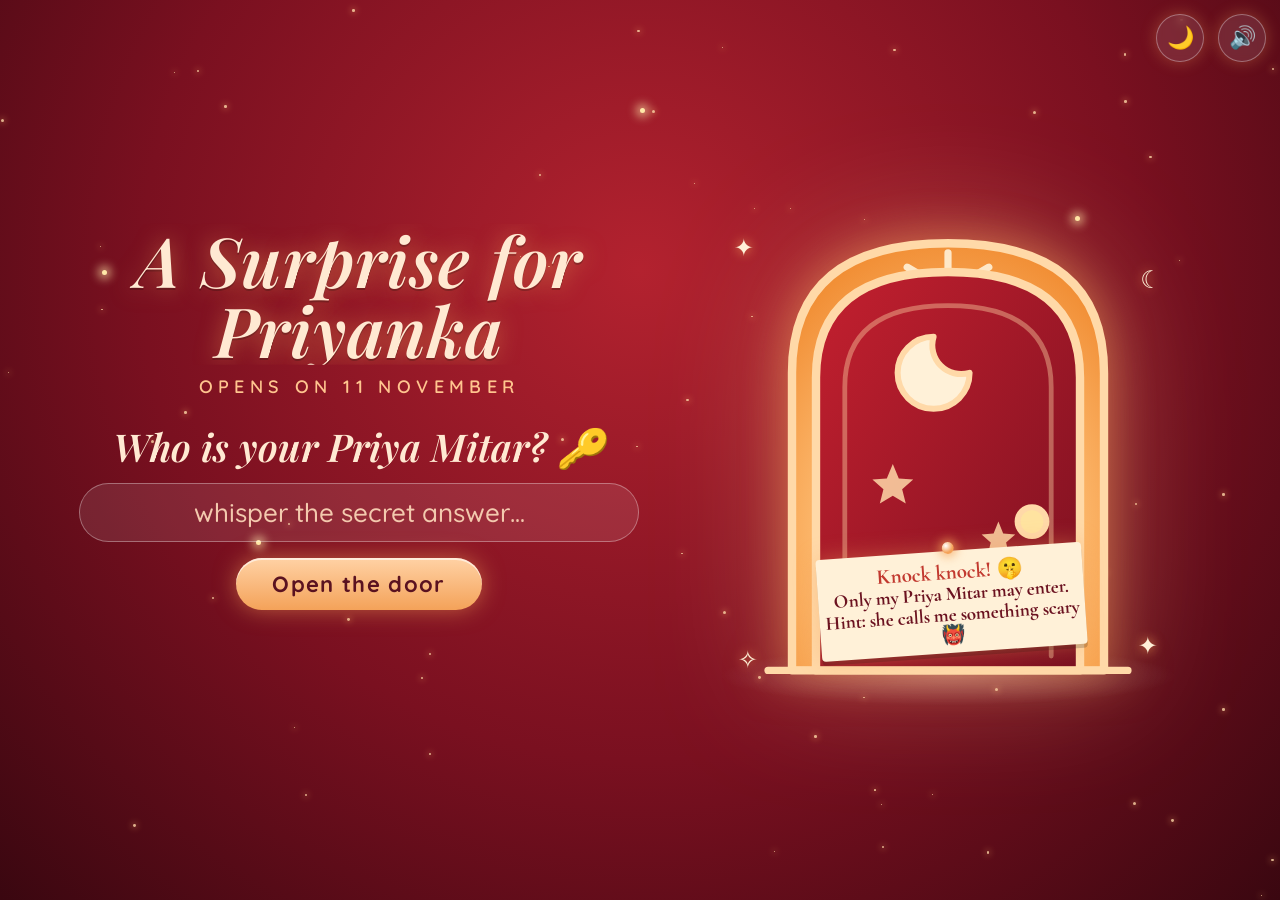
<file: index.html>
<!doctype html>
<html lang="en">
<head>
  <meta charset="utf-8">
  <meta name="viewport" content="width=device-width, initial-scale=1, viewport-fit=cover">
  <title>Happy Birthday Priyanka 💖</title>
  <meta name="theme-color" content="#ffd6e7">
  <link rel="preconnect" href="https://fonts.googleapis.com">
  <link href="https://fonts.googleapis.com/css2?family=Caveat:wght@500;700&family=Gaegu:wght@400;700&family=Cormorant+Garamond:ital,wght@0,600;1,500;1,700&family=Quicksand:wght@500;700&family=Playfair+Display:ital,wght@0,500;0,700;1,500;1,700&family=Bodoni+Moda:ital,wght@0,500;0,700;1,500&family=Allura&display=swap" rel="stylesheet">
  <link rel="stylesheet" href="css/base.css">
  <link rel="stylesheet" href="css/scenes.css">
  <link rel="stylesheet" href="css/night.css">
  <link rel="stylesheet" href="css/cinema.css">
  <link rel="stylesheet" href="css/story.css">
  <link rel="stylesheet" href="css/desktop.css">
</head>
<body>
  <div id="gate" role="alert">
    <div class="gate-card">
      <div class="gate-icon" aria-hidden="true">💻</div>
      <h1 id="gateTitle">Please open this on a laptop</h1>
      <p id="gateText">This little surprise is made for a big screen. Open the same link on a laptop or desktop computer, with the sound on.</p>
      <p>Phone pe nahi, laptop pe, chudail! 😤</p>
      <small>a surprise for priyanka</small>
    </div>
  </div>
  <canvas id="fx" aria-hidden="true"></canvas>
  <main id="stage"></main>
  <button id="look" class="icon-btn look-btn" aria-label="Switch theme" title="Switch theme">🌙</button>
  <button id="mute" class="icon-btn" aria-label="Toggle sound">🔊</button>
  <script src="vendor/gsap.min.js"></script>
  <script type="module" src="js/main.js"></script>
</body>
</html>
</file>
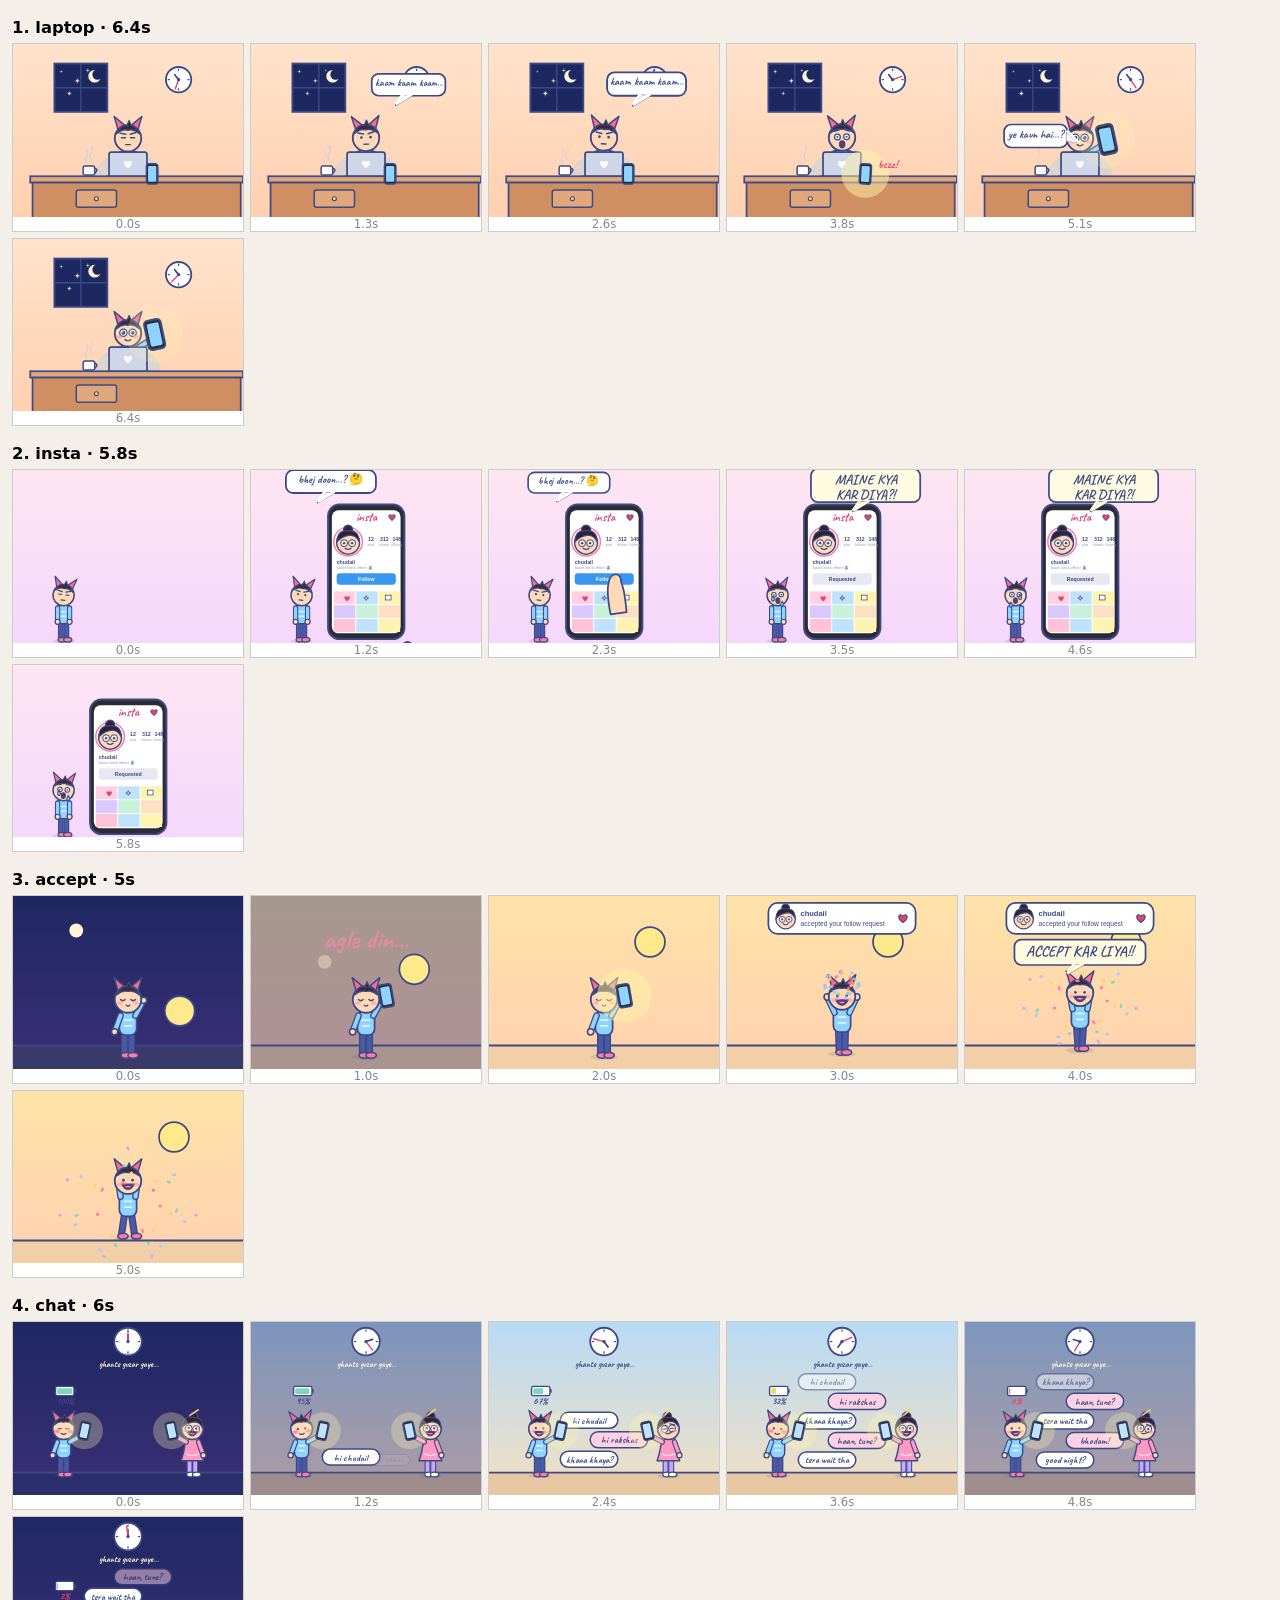
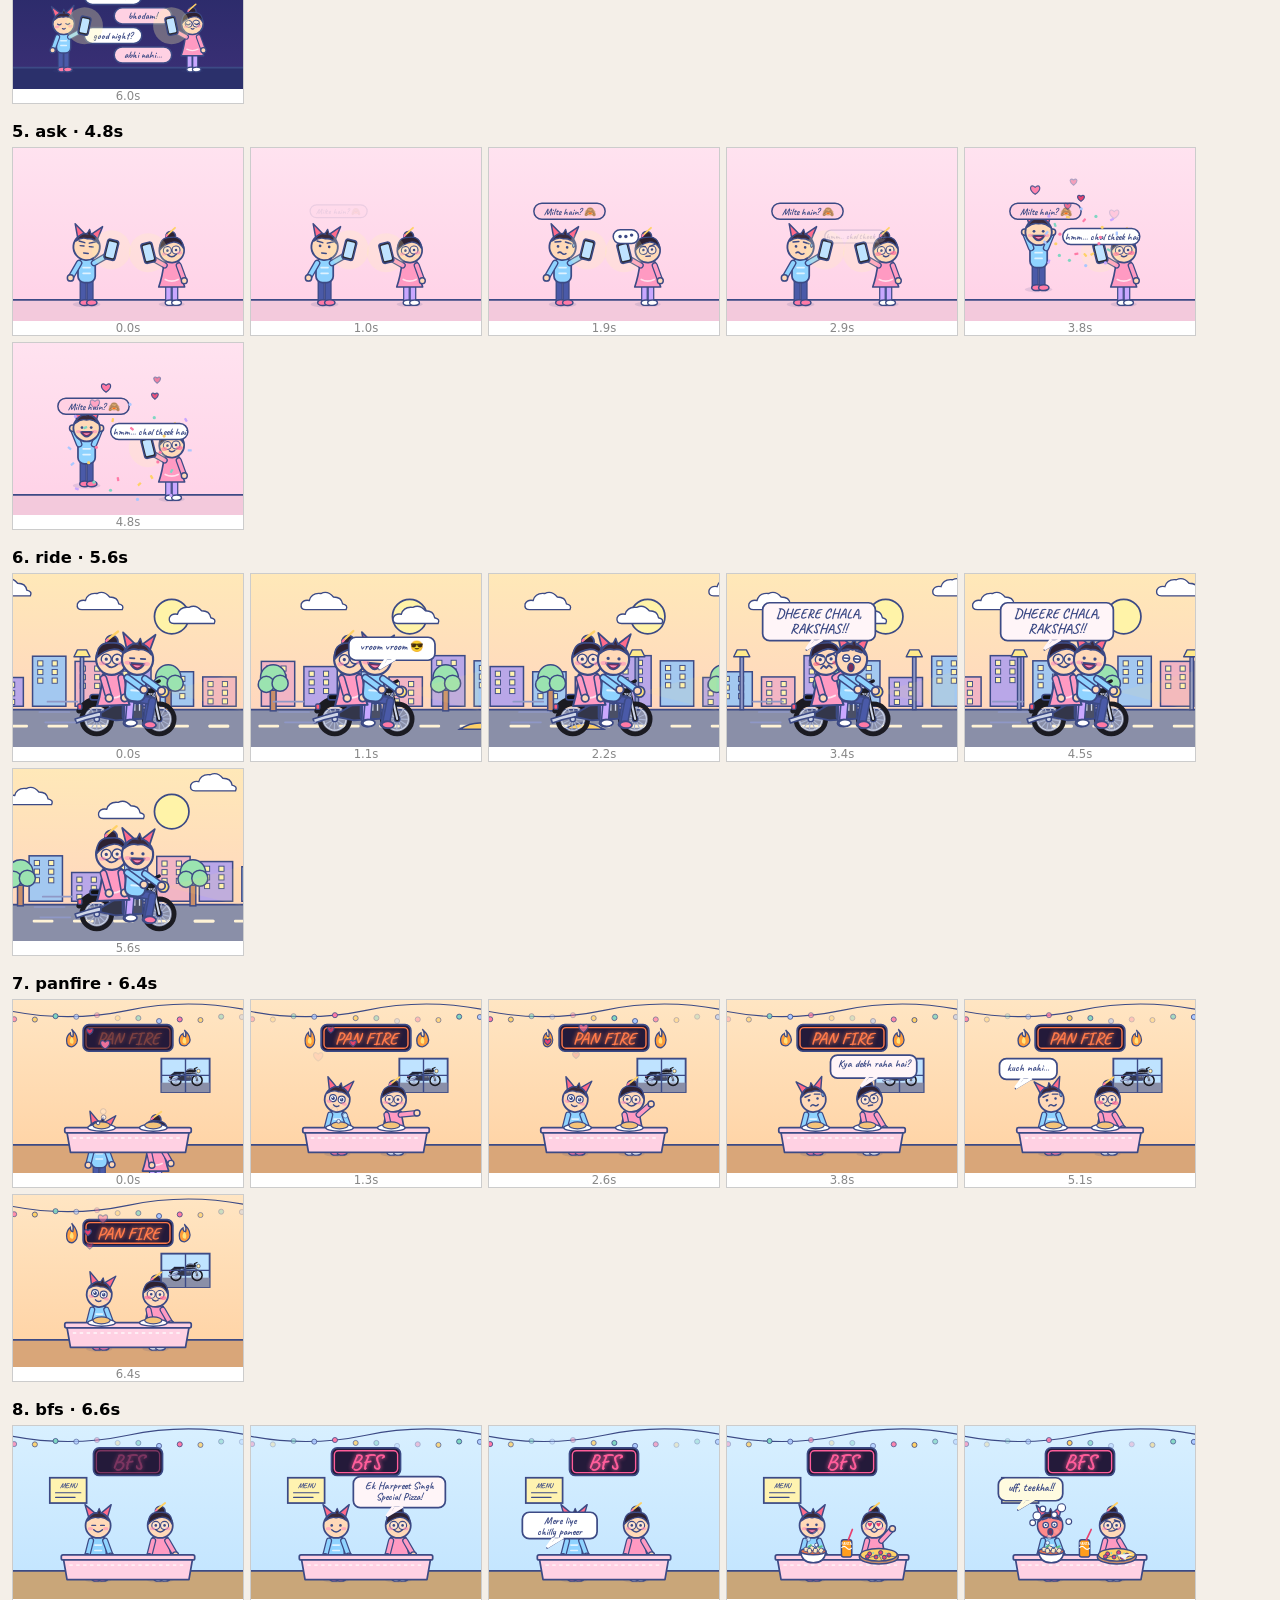
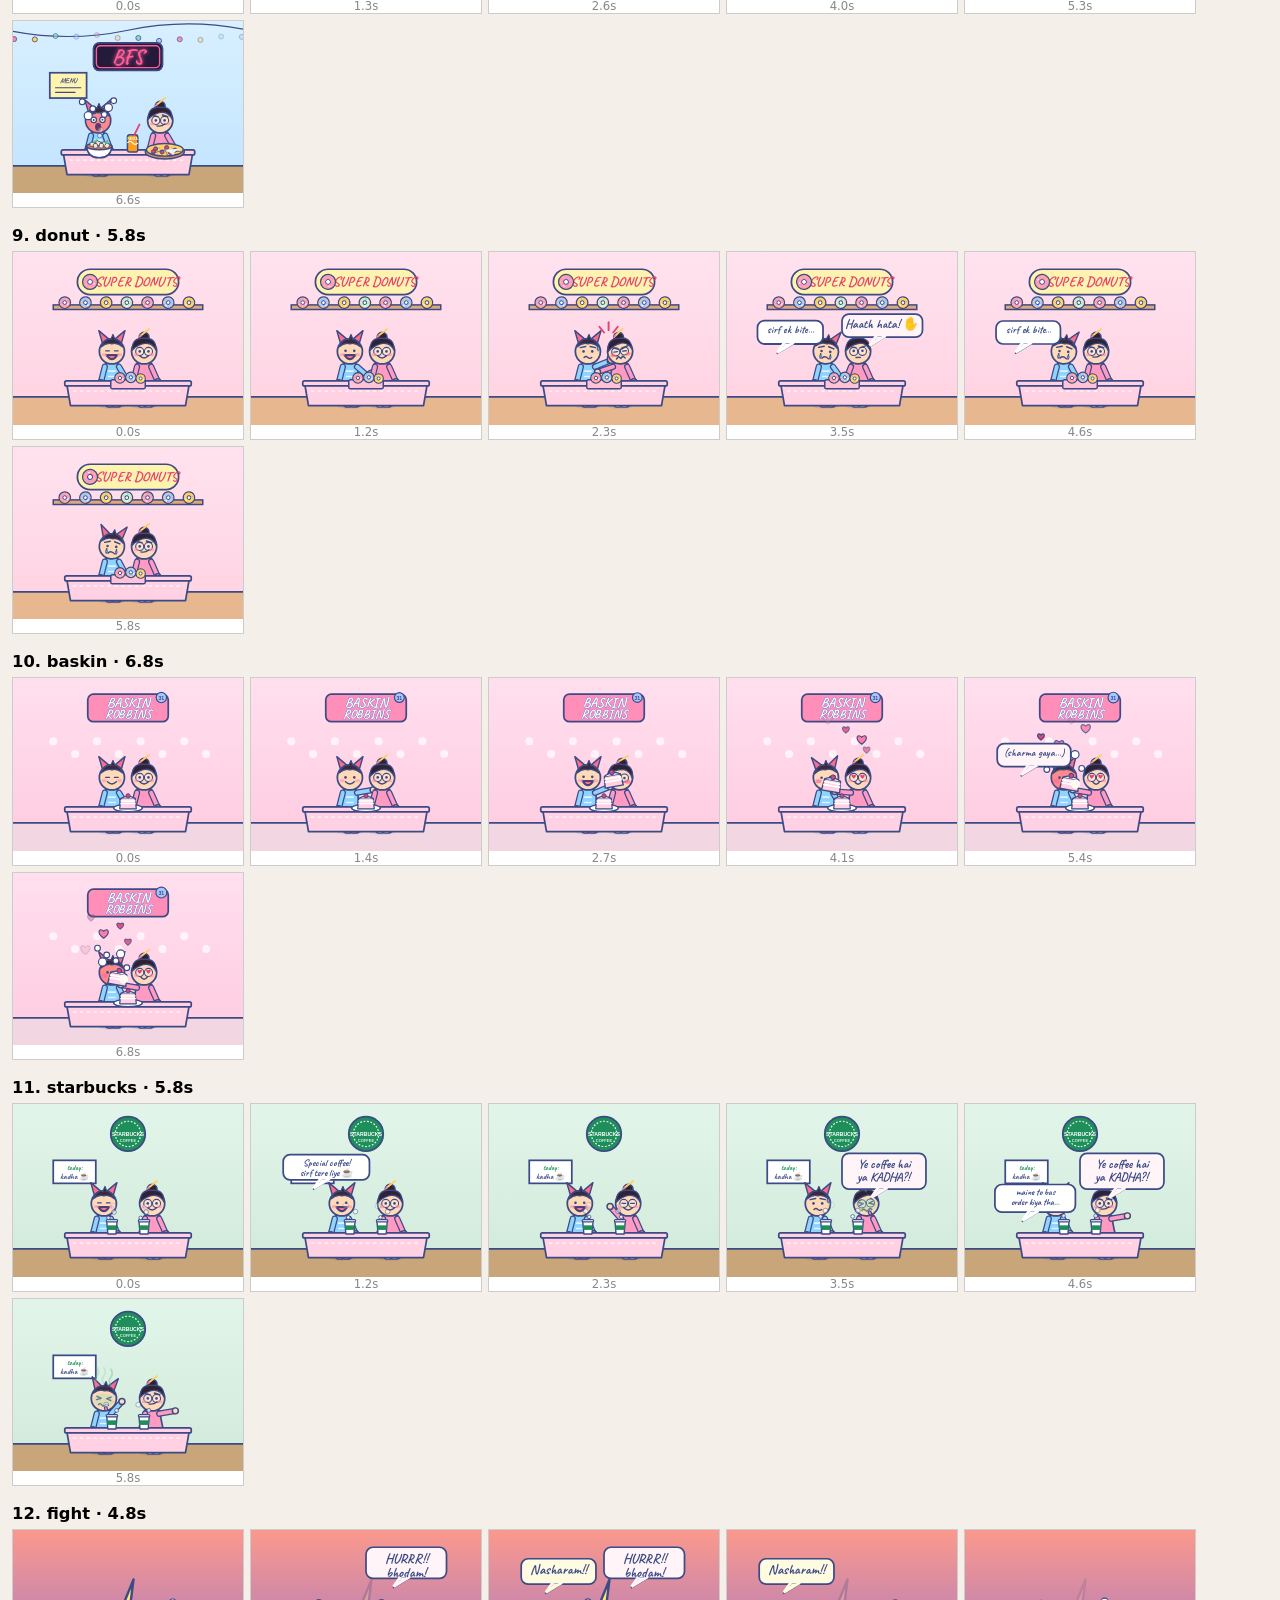
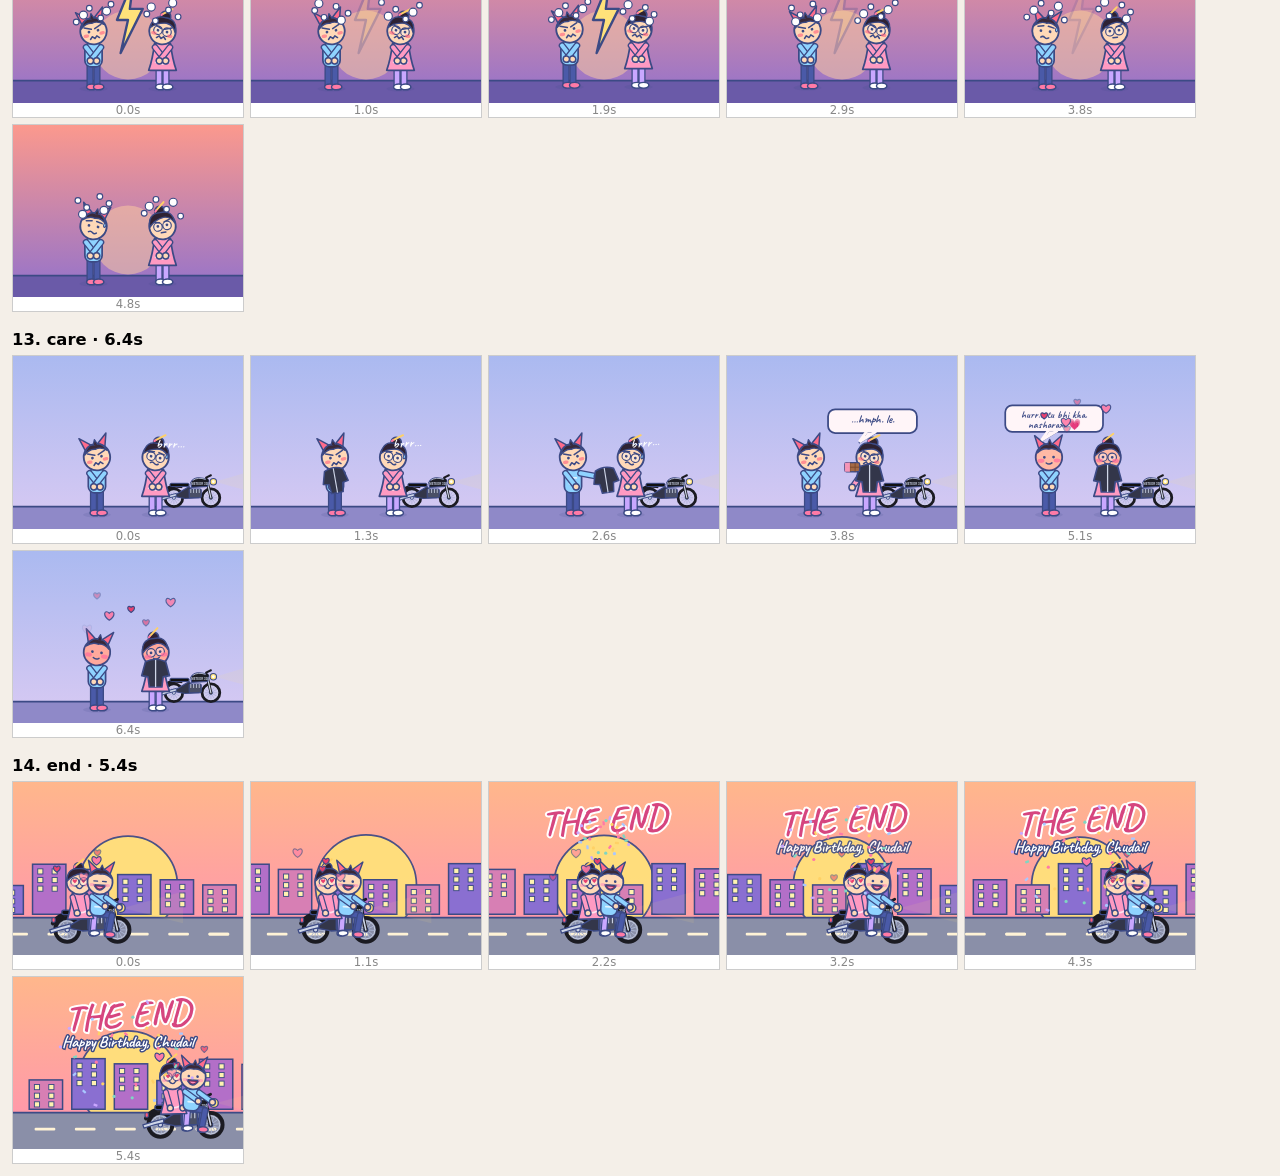
<file: tools/storyboard.html>
<!doctype html>
<meta charset="utf-8">
<title>Story storyboard (dev tool)</title>
<link href="https://fonts.googleapis.com/css2?family=Caveat:wght@500;700&display=swap" rel="stylesheet">
<style>
  body { margin: 12px; font: 14px system-ui; background: #f4efe8; }
  h3 { margin: 18px 0 6px; } .row { display: flex; gap: 6px; flex-wrap: wrap; }
  .f { width: 230px; background: #fff; border: 1px solid #ccc; } .f svg { width: 100%; display: block; } .f small { display: block; text-align: center; color: #888; }
</style>
<!-- Open http://localhost:8000/tools/storyboard.html?per=6 to see a few moments from every shot while editing js/lib/story.js -->
<div id="out"></div>
<script type="module">
  import { SHOTS, renderShot } from '../js/lib/story.js';
  const per = +(new URLSearchParams(location.search).get('per') || 6);
  const only = new URLSearchParams(location.search).get('shot');
  let html = '';
  SHOTS.forEach((s, si) => {
    if (only && s.id !== only) return;
    html += `<h3>${si + 1}. ${s.id} · ${s.dur}s</h3><div class="row">`;
    for (let i = 0; i < per; i++) {
      const t = (i / Math.max(1, per - 1)) * (s.dur - 0.01);
      html += `<div class="f">${renderShot(si, t)}<small>${t.toFixed(1)}s</small></div>`;
    }
    html += '</div>';
  });
  document.getElementById('out').innerHTML = html;
</script>
</file>
<file: css/base.css>
/* Scrapbook diary: a paper desk, lined pages, washi tape, stickers and pencil doodles. */
:root {
  --paper: #fffaf2;
  --kraft: #e2b98f;
  --ink: #3c4a85;
  --pink: #d6457f;
  --washi: #f7a1bf;
  --washi-2: #ffd6e4;
  --sticky: #ffe98a;
  --rule: #9fc3e688;
  --red: #e8416f;
  --font-hand: 'Caveat', 'Comic Sans MS', cursive;
  --font-body: 'Gaegu', 'Comic Sans MS', cursive;
  --bounce: cubic-bezier(.34, 1.56, .64, 1);
}
* { box-sizing: border-box; -webkit-tap-highlight-color: transparent; }
html, body { margin: 0; height: 100%; overflow: hidden; background: var(--kraft); color: var(--ink); font-family: var(--font-body); font-size: 18px; touch-action: manipulation; }
/* the desk the diary lies on */
#stage { position: fixed; inset: 0; overflow: hidden; perspective: 1800px; background:
  radial-gradient(circle at 20% 30%, #0000001a 0 2px, #0000 3px) 0 0/23px 23px,
  radial-gradient(circle at 70% 70%, #ffffff22 0 2px, #0000 3px) 0 0/31px 31px,
  linear-gradient(#e8c29a, #d9ac80); }
#fx { position: fixed; inset: 0; width: 100%; height: 100%; pointer-events: none; z-index: 50; }
.layer { position: absolute; inset: 0; backface-visibility: hidden; }
.busy .layer { pointer-events: none; }

/* every scene is one diary page */
.page { position: absolute; inset: 10px max(10px, calc(50% - 290px)); overflow: hidden; background-color: var(--paper);
  background-image: repeating-linear-gradient(#0000 0 27px, var(--rule) 27px 28px); background-position: 0 16px;
  border-radius: 6px 14px 14px 6px; box-shadow: 3px 5px 0 #0002, 0 14px 28px #0003; text-align: center; }
.page::before { content: ''; position: absolute; left: 42px; top: 0; bottom: 0; width: 2px; background: #f4a3b8aa; z-index: 1; pointer-events: none; }
.page::after { content: ''; position: absolute; left: 7px; top: 0; bottom: 0; width: 16px; z-index: 6; pointer-events: none;
  background: radial-gradient(circle at 8px 14px, #d9ac80 0 6px, #0003 6.5px, #0000 8px) 0 0/16px 40px repeat-y; }
.scroller { position: absolute; inset: 0; overflow-y: auto; overflow-x: hidden; padding: 18px 14px 28px 52px; -webkit-overflow-scrolling: touch; display: flex; flex-direction: column; align-items: center; }

.icon-btn { position: fixed; top: 14px; right: 14px; z-index: 60; width: 44px; height: 44px; border-radius: 50%; border: 2.5px dashed #fff; background: var(--washi); box-shadow: 0 0 0 2px var(--washi), 2px 4px 0 2px #0002; font-size: 20px; cursor: pointer; }

/* handwriting */
.hand { font-family: var(--font-hand); }
h1, h2 { margin: 0 0 .3em; }
.title { margin: 0; font: 700 clamp(34px, 9.5vw, 54px)/.95 var(--font-hand); color: var(--pink); transform: rotate(-2deg); text-shadow: 1.5px 1.5px 0 #ffffffcc; }
.hidden { display: none !important; }

/* sticker button */
.btn { position: relative; font: 700 24px var(--font-hand); color: #fff; background: var(--washi); border: 2.5px dashed #fff; border-radius: 999px; padding: 4px 26px 8px; min-height: 46px; box-shadow: 0 0 0 2.5px var(--washi), 3px 5px 0 2.5px #0002; cursor: pointer; transition: transform .15s var(--bounce); text-shadow: 1px 1px 0 #d6457f88; animation: wiggle 3.2s ease-in-out infinite; }
.btn:active { transform: translateY(3px) scale(.97); }
.btn:disabled { animation: none; opacity: .75; }

/* washi tape */
.tape { position: absolute; width: 60px; height: 18px; background: repeating-linear-gradient(45deg, #f7a1bfaa 0 6px, #ffd6e4cc 6px 12px); rotate: var(--r, -4deg); z-index: 4; box-shadow: 0 1px 0 #0001; animation: flutter 4s ease-in-out infinite; transform-origin: 50% 0; }

/* ambient motion (uses individual transform properties so GSAP's `transform` never fights it) */
@keyframes wiggle { 0%, 88%, 100% { rotate: 0deg; } 91% { rotate: -3deg; } 94% { rotate: 3deg; } 97% { rotate: -2deg; } }
@keyframes flutter { 0%, 100% { rotate: calc(var(--r, -4deg) - 1.5deg); } 50% { rotate: calc(var(--r, -4deg) + 1.5deg); } }
@keyframes bob { 50% { translate: 0 -8px; } }
@keyframes sway { 0%, 100% { rotate: calc(var(--r, 0deg) - 1.6deg); } 50% { rotate: calc(var(--r, 0deg) + 1.6deg); } }
@keyframes twinkle { 50% { opacity: .35; scale: .7; } }
@keyframes spin { to { rotate: 360deg; } }
@keyframes drift { to { translate: 40px 0; } }
@keyframes floatup { 0% { translate: 0 0; opacity: 0; } 15% { opacity: 1; } 100% { translate: 14px -150px; opacity: 0; } }
@keyframes write { from { clip-path: inset(0 100% 0 0); } to { clip-path: inset(0 0 0 0); } }
@keyframes draw { to { stroke-dashoffset: 0; } }
@keyframes pulse { 50% { scale: 1.12; } }
@keyframes tick { 0% { translate: 0 -6px; scale: 1.15; } 100% { translate: 0 0; scale: 1; } }
/* hand-drawn feel: doodles jitter like stop-motion frames (cheap: a stepped rotate, no filters) */
.doodle { animation: jitter .9s steps(1, end) infinite; }
@keyframes jitter { 0% { rotate: -.8deg; } 33% { rotate: .6deg; } 66% { rotate: -.2deg; } }
@media (prefers-reduced-motion: reduce) { *, *::before, *::after { animation-duration: .01ms !important; animation-iteration-count: 1 !important; } }
</file>
<file: css/scenes.css>
/* ============ Door ============ */
.door-scene { display: flex; flex-direction: column; align-items: center; justify-content: flex-start; gap: 6px; padding: 22px 16px 14px 50px; }
.door-scene > * { position: relative; z-index: 2; }
.sky { position: absolute !important; inset: 0; z-index: 1 !important; pointer-events: none; }
.sky .sun { position: absolute; right: 66px; top: 8px; width: 54px; }
.sky .sun .rays { transform-origin: 40px 40px; animation: spin 14s linear infinite; }
.sky .cloud { position: absolute; left: 56px; top: 150px; width: 86px; animation: drift 9s ease-in-out infinite alternate; }
.sky .cloud.c2 { left: auto; right: 6px; top: 235px; width: 66px; animation-duration: 12s; animation-direction: alternate-reverse; }
.sky .fl { position: absolute; color: var(--pink); font-size: 22px; animation: floatup 7s ease-in infinite; opacity: 0; }
.sky .f1 { left: 24%; bottom: 20%; animation-delay: 0s; } .sky .f2 { left: 70%; bottom: 14%; animation-delay: -2s; color: var(--red); }
.sky .f3 { left: 48%; bottom: 8%; animation-delay: -4s; color: #f0a81a; } .sky .f4 { left: 84%; bottom: 26%; animation-delay: -5.5s; } .sky .f5 { left: 12%; bottom: 30%; animation-delay: -3s; color: #5aa0e6; }
.door-title { font-size: clamp(30px, 8.6vw, 46px); margin-top: 6px; }
.write { display: inline-block; animation: write 1.6s .3s steps(28, end) both; }
.dateline { margin: 0; font: 400 16px var(--font-body); color: var(--ink); animation: write 1s 1.5s both; }
.door-wrap { position: relative; margin-top: 4px; }
.door { position: relative; width: min(216px, 56vw, 30vh); cursor: pointer; animation: knock 5s ease-in-out infinite; transform-origin: 50% 100%; }
@keyframes knock { 0%, 86%, 100% { rotate: 0deg; } 89% { rotate: -2deg; } 92% { rotate: 2deg; } 95% { rotate: -1deg; } }
.door-svg { display: block; width: 100%; height: auto; overflow: visible; }
.door-svg .dpanel { transform-box: fill-box; transform-origin: left center; transition: transform 1.2s var(--bounce); }
.door.open .dpanel { transform: scaleX(.16) skewY(-7deg); }
.door-svg .inside { opacity: .9; transform-box: fill-box; transform-origin: 50% 100%; animation: twinkle 1.6s ease-in-out infinite; }
.door-svg .heart { transform-box: fill-box; transform-origin: center; animation: pulse 1.3s ease-in-out infinite; }
.door-svg .knob { animation: twinkle 2.2s ease-in-out infinite; transform-box: fill-box; transform-origin: center; }
.note { position: absolute; left: 50%; bottom: 6%; width: 74%; margin-left: -37%; padding: 11px 5px 6px; background: var(--sticky); font: 700 clamp(13px, 3.7vw, 16px)/1 var(--font-hand); color: var(--ink); text-align: center; box-shadow: 2px 4px 0 #0002; rotate: -4deg; transform-origin: 50% 0; animation: sway 3.8s ease-in-out infinite; --r: -4deg; z-index: 3; cursor: pointer; }
.note p { margin: 0 0 2px; }
.note p:first-of-type { color: var(--red); font-size: 1.1em; }
.stk { position: absolute; font-size: 26px; z-index: 3; animation: bob 2.6s ease-in-out infinite; }
.s1 { left: -34px; top: 8px; } .s2 { right: -34px; top: 40px; animation-delay: -.8s; } .s3 { left: -30px; bottom: 6px; animation-delay: -1.4s; } .s4 { right: -30px; bottom: 20px; animation-delay: -2s; }
#locked, #form { width: min(300px, 100%); }
.hint { margin: 6px 0; font: 700 25px/1 var(--font-hand); color: var(--pink); }
.count { display: flex; gap: 10px; justify-content: center; }
.cd { position: relative; background: #fff; border: 2px solid var(--ink); border-radius: 4px; padding: 9px 8px 3px; min-width: 56px; box-shadow: 2px 3px 0 #0002; rotate: -2deg; }
.cd:nth-child(even) { rotate: 2deg; }
.cd .tape { left: 50%; top: -8px; margin-left: -16px; width: 32px; height: 12px; }
.cd b { display: block; font: 700 30px var(--font-hand); color: var(--pink); line-height: 1; }
.cd small { font: 400 14px var(--font-body); }
.question { margin: 4px 0 0; font: 700 28px/1 var(--font-hand); color: var(--pink); }
.uline { display: block; width: 190px; height: 9px; margin: 2px auto 6px; }
.uline path { stroke-dasharray: 260; stroke-dashoffset: 260; animation: draw 2.4s ease-in-out infinite alternate; }
.answer { width: 100%; font: 400 21px var(--font-body); padding: 4px 8px; border: 0; border-bottom: 3px solid var(--ink); border-radius: 0; background: transparent; outline: 0; text-align: center; color: var(--ink); margin-bottom: 10px; }
.answer::placeholder { color: #8f98c6; }
.answer:focus { background: #fff9c0aa; }
.msg { min-height: 2.5em; margin: 8px auto 0; font: 700 22px/1.05 var(--font-hand); color: var(--red); rotate: -1deg; }
@media (max-height: 640px) { .door { width: min(140px, 40vw, 24vh); } .dateline { display: none; } }

/* ============ Room: a mural painted on the wall ============ */
.room { touch-action: none; background: #ffd9e4; }
.room::before { display: none; }
.room .wallbg { position: absolute; inset: 0 0 22% 0; background:
  radial-gradient(#ffffff77 1px, #0000 1.6px) 0 0/13px 13px,
  radial-gradient(#e8a2b844 1px, #0000 1.6px) 6px 6px/17px 17px,
  radial-gradient(circle at 32% 18%, #fff3f6, #ffd6e2 78%); }
.room .wallbg::after { content: ''; position: absolute; left: 0; right: 0; bottom: 0; height: 12px; background: #fff7f0; border-top: 3px solid var(--ink); }
.room .mural { position: absolute; left: 0; top: 34px; width: 100%; height: calc(78% - 34px); overflow: visible; filter: brightness(.82) saturate(.5); }
.room .floor { position: absolute; inset: auto 0 0 0; height: 22%; background: repeating-linear-gradient(90deg, #e2b98f 0 54px, #d6a97c 54px 57px); border-top: 3px solid var(--ink); }
.room .rug { position: absolute; left: 14%; right: 10%; bottom: 14px; height: calc(22% - 30px); border-radius: 50%; border: 3px dashed var(--ink); background: repeating-radial-gradient(circle at 50% 50%, #ffc2d9 0 14px, #ffd6e4 14px 28px); }
.room .fairy { position: absolute; left: 0; top: 0; width: 100%; height: 60px; z-index: 2; }
.room .fairy path { fill: none; stroke: var(--ink); stroke-width: 2.5; stroke-dasharray: 5 4; }
.room .bulbs { position: absolute; inset: 0 0 auto 0; height: 60px; z-index: 2; }
.room .bulbs i { position: absolute; width: 12px; height: 16px; border-radius: 50% 50% 55% 55%; border: 2px solid var(--ink); filter: grayscale(1) brightness(.8); opacity: .8; translate: -50% 0; }
.room .bulbs i.on { filter: none; opacity: 1; box-shadow: 0 0 12px 4px currentColor; animation: twinkle 1.6s ease-in-out infinite; animation-delay: calc(var(--i) * -.2s); }
.room .disco { position: absolute; left: 50%; top: 0; width: 54px; translate: -50% 0; z-index: 3; transform-origin: 50% 0; animation: sway 4s ease-in-out infinite; --r: 0deg; }
.room .disco::before { content: ''; display: block; width: 2.5px; height: 42px; margin: 0 auto; background: var(--ink); }
.room .disco i { display: block; width: 46px; height: 46px; margin: 0 auto; border-radius: 50%; border: 3px solid var(--ink); background: repeating-conic-gradient(#e6e9f5 0 12deg, #ffffff 12deg 24deg); }
.room.lit .disco i { animation: spin 3s linear infinite; box-shadow: 0 0 26px 10px #fff9, -36px 18px 50px 8px #f7a1bf88, 36px 18px 50px 8px #8fd3ff88; }

/* the painted decorations come alive once the lights are on */
.room .flag { transform-origin: 0 0; }
.room.lit .flag { animation: flagwave 3.2s ease-in-out infinite; animation-delay: calc(var(--i) * -.3s); }
@keyframes flagwave { 0%, 100% { rotate: -5deg; } 50% { rotate: 5deg; } }
.room .bal { transform-origin: 0 0; cursor: pointer; }
.room.lit .bal { animation: balsway 4.2s ease-in-out infinite; animation-delay: calc(var(--i) * -.6s); }
@keyframes balsway { 0%, 100% { rotate: -3deg; } 50% { rotate: 3deg; } }
.room .cf, .room .sp4 { transform-box: fill-box; transform-origin: center; }
.room.lit .cf { animation: twinkle 2.6s ease-in-out infinite; animation-delay: calc(var(--i) * -.17s); }
.room.lit .sp4 { animation: twinkle 1.8s ease-in-out infinite; animation-delay: calc(var(--i) * -.3s); }
.room .fw { transform-origin: 0 0; }
.room.lit .fw { animation: sway 3.6s ease-in-out infinite; animation-delay: calc(var(--i) * -.25s); --r: 0deg; }

/* darkness with a torch, and the warm glow that replaces it */
.room .dim { position: absolute; inset: 0; z-index: 5; pointer-events: none; background: radial-gradient(circle at var(--x, 60%) var(--y, 25%), #0000 0, #0000 calc(var(--r, 120px) * .35), rgba(12, 14, 46, .82) var(--r, 120px)); }
.room .warm { position: absolute; inset: 0; z-index: 4; pointer-events: none; opacity: 0; background: radial-gradient(circle at 50% 12%, #ffe3a066, #ffb3c933 55%, #0000 80%); mix-blend-mode: soft-light; }
.room .switch, .room .popper { position: absolute; z-index: 20; cursor: pointer; font-family: var(--font-hand); background: #fffdf2; border: 2.5px solid var(--ink); box-shadow: 2px 4px 0 #0002; }
.room .switch { left: 50px; top: 54px; width: 46px; height: 72px; border-radius: 8px; display: flex; flex-direction: column; align-items: center; justify-content: space-between; padding: 6px 0 1px; rotate: -3deg; box-shadow: 2px 4px 0 #0002, 0 0 18px 4px #ffe98a99; }
.room.lit .switch { box-shadow: 2px 4px 0 #0002; }
.room .switch small, .room .popper small { font: 700 15px var(--font-hand); color: var(--pink); line-height: 1; }
.room .knob-sw { width: 20px; height: 34px; border-radius: 6px; border: 2.5px solid var(--ink); background: var(--washi); box-shadow: inset 0 -12px 0 var(--pink); transition: transform .3s var(--bounce); transform: translateY(2px); }
.room.lit .knob-sw { background: var(--sticky); box-shadow: inset 0 12px 0 #f0b93a; transform: translateY(-2px); }
.room .flipme { position: absolute; z-index: 20; left: 102px; top: 76px; font: 700 26px/1 var(--font-hand); color: #fff3d6; -webkit-text-stroke: 4px #1b2152; paint-order: stroke fill; animation: bob 1.4s ease-in-out infinite; pointer-events: none; }
.room .popper { right: 14px; top: 120px; font-size: 30px; border-radius: 8px; padding: 4px 8px; display: flex; flex-direction: column; align-items: center; rotate: 3deg; opacity: 0; pointer-events: none; transition: opacity 1s 3.6s; }
.room.lit .popper { opacity: 1; pointer-events: auto; animation: wiggle 3s ease-in-out infinite; }
.room .room-hint { position: absolute; left: 50px; right: 12px; bottom: 18px; margin: 0; z-index: 20; font: 700 25px/1.02 var(--font-hand); color: #fff8e6; -webkit-text-stroke: 5px #1b2152; paint-order: stroke fill; text-align: center; }
.room.lit .room-hint { bottom: 74px; }
.room .go { position: absolute; left: 50px; right: 12px; bottom: 16px; margin-inline: auto; width: fit-content; z-index: 30; white-space: nowrap; }

/* ============ Fav wall + Photo wall: taped photos on a page ============ */
.fav-head { display: flex; flex-direction: column; align-items: center; gap: 2px; width: 100%; padding-right: 40px; }
.fav-title { font-size: clamp(30px, 8.4vw, 44px); }
.fav-sub { margin: 0; font: 700 22px/1 var(--font-hand); color: var(--ink); animation: write 1.2s .4s both; }
.fav-count { margin: 6px 0; padding: 0 14px 2px; background: var(--sticky); font: 700 20px var(--font-hand); color: var(--ink); box-shadow: 2px 3px 0 #0002; rotate: 1.5deg; }
.fav-wall, .photo-wall { width: min(100%, 520px); display: flex; flex-direction: column; gap: 14px; padding-block: 6px; }
.fav-cat { display: flex; flex-direction: column; align-items: center; gap: 12px; }
.ribbon { margin: 0; display: inline-block; padding: 0 12px; font: 700 28px/1.1 var(--font-hand); color: var(--ink); rotate: -1.5deg;
  background: linear-gradient(transparent 52%, #ffe98a 52% 92%, transparent 92%) 0 0 / 0% 100% no-repeat; animation: hl 1s var(--d, .6s) ease-out forwards; }
@keyframes hl { to { background-size: 100% 100%; } }
.fav-grid { width: 100%; display: grid; grid-template-columns: repeat(3, minmax(0, 1fr)); gap: 14px 10px; justify-items: center; }
.frame { position: relative; width: 100%; max-width: 160px; display: flex; flex-direction: column; align-items: center; background: none; border: 0; padding: 14px 0 0; cursor: pointer; transform-origin: 50% 0; animation: sway 4.6s ease-in-out infinite; font-family: var(--font-hand); }
.frame:nth-child(3n+1) { --r: -3deg; } .frame:nth-child(3n+2) { --r: 2deg; animation-delay: -1.3s; } .frame:nth-child(3n) { --r: -1.5deg; animation-delay: -2.4s; }
.frame:hover { animation-play-state: paused; }
.frame .tape { left: 50%; top: 2px; margin-left: -22px; width: 44px; height: 16px; --r: 3deg; }
.frame-box { width: 100%; padding: 6px 6px 16px; background: #fff; box-shadow: 2px 4px 0 #0002, 0 0 0 1px #0001; }
.pic { aspect-ratio: 1; width: 100%; background: radial-gradient(circle at 30% 25%, #fff8, #fff0 45%), var(--c); display: grid; place-items: center; overflow: hidden; }
.pic img { width: 100%; height: 100%; object-fit: cover; display: block; }
.pic-emoji { font-size: clamp(30px, 10vw, 56px); animation: bob 3s ease-in-out infinite; }
.plaque { margin-top: 4px; font: 700 20px/1 var(--font-hand); color: var(--ink); max-width: 100%; overflow: hidden; text-overflow: ellipsis; white-space: nowrap; }
.fav-go { position: sticky; bottom: 0; align-self: center; flex-shrink: 0; margin-top: 14px; z-index: 5; white-space: nowrap; }
.zoom { position: absolute; inset: 0; z-index: 40; display: grid; place-items: center; background: #3c4a85d0; padding: 16px; }
.zoom-card { position: relative; display: flex; flex-direction: column; align-items: center; gap: 6px; text-align: center; max-width: 330px; }
.frame-box.big { width: min(60vw, 260px); padding: 10px 10px 22px; rotate: -2deg; animation: sway 5s ease-in-out infinite; --r: -2deg; box-shadow: 3px 6px 0 #0003; }
.frame-box.big .pic-emoji { font-size: clamp(60px, 22vw, 110px); }
.zoom-title { margin: 8px 0 0; font: 700 38px/1 var(--font-hand); color: #fff; }
.zoom-cap { margin: 0 0 8px; font: 700 26px/1 var(--font-hand); color: var(--sticky); }

/* photo wall: polaroids taped along dashed marker lines */
.line { position: relative; display: grid; grid-template-columns: repeat(auto-fit, minmax(0, 1fr)); grid-auto-flow: column; gap: 14px; padding: 18px 6px 4px; justify-items: center; }
.line::before { content: ''; position: absolute; top: 4px; left: -8px; right: -8px; height: 0; border-top: 3px dashed #d6457f88; }
.hang { position: relative; width: 100%; max-width: 180px; rotate: var(--tilt); transform-origin: 50% 0; }
.peg { left: 50%; top: -6px; margin-left: -24px; width: 48px; height: 17px; --r: 2deg; z-index: 3; }
.polaroid { display: block; width: 100%; padding: 0; background: none; border: 0; cursor: pointer; perspective: 800px; transform-origin: 50% 0; animation: sway 5.2s ease-in-out infinite; font-family: var(--font-hand); }
.polaroid:hover { animation-play-state: paused; }
.card3d { position: relative; width: 100%; aspect-ratio: 5 / 6; transform-style: preserve-3d; transition: transform .7s var(--bounce); }
.polaroid.flipped .card3d { transform: rotateY(180deg); }
.face { position: absolute; inset: 0; backface-visibility: hidden; -webkit-backface-visibility: hidden; box-shadow: 2px 5px 0 #0002, 0 0 0 1px #0001; }
.front { background: #fff; padding: 8px 8px 0; display: flex; flex-direction: column; gap: 4px; text-align: center; }
.front .pic { aspect-ratio: 1; }
.front .pic-emoji { font-size: clamp(34px, 11vw, 64px); }
.cap { font-size: 22px; font-weight: 700; color: var(--ink); line-height: 1; }
.back { transform: rotateY(180deg); background: repeating-linear-gradient(#fffdf0 0 21px, #9fc3e688 21px 22px); display: flex; flex-direction: column; align-items: center; justify-content: center; gap: 4px; padding: 10px; text-align: center; overflow: hidden; }
.back::before { content: ''; position: absolute; left: 14px; top: 0; bottom: 0; width: 2px; background: #f4a3b8aa; }
.note-text { margin: 0; font: 700 clamp(16px, 4.6vw, 20px)/1.1 var(--font-hand); color: var(--ink); padding-left: 10px; }
.back-heart { font-size: 20px; animation: pulse 1.3s ease-in-out infinite; }

/* ============ Gift table ============ */
.gift-scene .scroller { justify-content: center; }
.gift-scene { background-image: repeating-linear-gradient(#0000 0 27px, var(--rule) 27px 28px); }
.cloth { position: relative; width: min(100%, 440px); margin-top: 10px; padding: 18px 12px 12px; border: 2.5px dashed var(--ink); border-radius: 8px; rotate: -1deg;
  background: repeating-linear-gradient(0deg, #f7a1bf55 0 14px, #0000 14px 28px), repeating-linear-gradient(90deg, #f7a1bf55 0 14px, #0000 14px 28px), #fff7f3; box-shadow: 3px 5px 0 #0002; }
.gifts { display: grid; grid-template-columns: 1fr 1fr; gap: 14px 10px; justify-items: center; }
.gift { position: relative; width: 100%; max-width: 168px; padding: 20px 0 0; background: none; border: 0; cursor: pointer; font-family: var(--font-hand); animation: hop 4.4s ease-in-out infinite; animation-delay: calc(var(--i) * -1.1s); }
@keyframes hop { 0%, 70%, 100% { translate: 0 0; rotate: 0deg; } 74% { translate: 0 -16px; rotate: -3deg; } 80% { translate: 0 0; rotate: 0deg; } 85% { translate: 0 -7px; rotate: 3deg; } 90% { translate: 0 0; } }
.gift:hover { animation-play-state: paused; }
.gift .box { display: block; width: 100%; height: auto; overflow: visible; position: relative; z-index: 2; }
.gift .bow { transform-origin: 60px 38px; animation: wiggle 3s ease-in-out infinite; animation-delay: calc(var(--i) * -.7s); }
.gift .lid { transform-box: fill-box; transform-origin: 0 100%; transition: transform .6s var(--bounce); }
.gift.open .lid { transform: translate(-10px, -34px) rotate(-26deg); }
.gift .rays { position: absolute; left: 50%; top: 42%; width: 120px; height: 120px; margin: -60px 0 0 -60px; border-radius: 50%; opacity: 0; z-index: 1; pointer-events: none;
  background: repeating-conic-gradient(#ffe98a 0 10deg, #0000 10deg 25deg); mask: radial-gradient(circle, #000 20%, #0000 70%); -webkit-mask: radial-gradient(circle, #000 20%, #0000 70%); }
.gift .peek { position: absolute; left: 50%; top: 30%; margin-left: -18px; font-size: 36px; opacity: 0; z-index: 3; pointer-events: none; }
.gtag { display: block; margin: 6px auto 0; width: max-content; max-width: 100%; padding: 0 10px 2px; background: #fffdf2; border: 2px solid var(--ink); border-radius: 3px; font: 700 19px/1.1 var(--font-hand); color: var(--ink); rotate: 2deg; box-shadow: 1px 2px 0 #0002; }
.gift:nth-child(even) .gtag { rotate: -2deg; }
.gift .done { position: absolute; right: 6px; top: 14px; z-index: 4; display: none; width: 26px; height: 26px; border-radius: 50%; background: var(--sticky); border: 2px solid var(--ink); font-style: normal; font-size: 16px; line-height: 22px; color: var(--pink); font-weight: 700; }
.gift.seen .done { display: block; }
.gift.open { animation: none; }
.gift-card { position: relative; width: min(84vw, 320px); padding: 22px 18px 18px; background: #fffaf2 repeating-linear-gradient(#0000 0 27px, var(--rule) 27px 28px); background-position: 0 14px; box-shadow: 3px 6px 0 #0003; rotate: -1.5deg; text-align: center; }
.gift-card .tape { left: 50%; top: -10px; margin-left: -30px; --r: 3deg; }
.gift-title { margin: 0 0 6px; font: 700 30px/1 var(--font-hand); color: var(--pink); }
.gift-body { min-height: 90px; font: 400 20px/1.25 var(--font-body); color: var(--ink); }
.poem .pl { margin: 0 0 4px; font: 700 21px/1.15 var(--font-hand); }
.coupon { position: relative; padding: 14px 10px 10px; border: 3px dashed var(--pink); border-radius: 6px; background: #fff4c4; }
.coupon small { font: 700 14px var(--font-body); letter-spacing: .3em; color: var(--pink); }
.coupon .ch { margin: 4px 0; font: 700 30px/1 var(--font-hand); color: var(--ink); }
.coupon .cf { margin: 0; font: 400 15px var(--font-body); }
.stamp { position: absolute; right: -4px; bottom: -14px; padding: 2px 10px; border: 3px solid var(--red); border-radius: 6px; color: var(--red); font: 700 20px/1 var(--font-hand); rotate: -14deg; background: #fff8; }
.joke .setup { margin: 4px 0 12px; font: 700 25px/1.1 var(--font-hand); }
.joke .punch { margin: 8px 0 0; font: 700 26px/1.1 var(--font-hand); color: var(--pink); }
.voice { display: flex; flex-direction: column; align-items: center; gap: 8px; }
.voice .play { width: 64px; height: 64px; border-radius: 50%; border: 3px solid var(--ink); background: var(--washi); color: #fff; font-size: 26px; cursor: pointer; box-shadow: 2px 4px 0 #0002; }
.voice .play:disabled { opacity: .55; cursor: default; }
.voice .wave { display: flex; align-items: center; gap: 3px; height: 40px; }
.voice .wave i { width: 5px; height: 8px; border-radius: 3px; background: var(--pink); }
.voice.playing .wave i { animation: eq .7s ease-in-out infinite alternate; animation-delay: calc(var(--i) * -.09s); }
.voice.missing .wave i { background: #b9bfdc; animation: eq 1.6s ease-in-out infinite alternate; animation-delay: calc(var(--i) * -.14s); height: 8px; }
@keyframes eq { to { height: 36px; } }
.voice .vnote { margin: 0; font: 700 20px/1.1 var(--font-hand); }

/* ============ Cake: candles, wish, blow, cut ============ */
.cake-scene { background-image: repeating-linear-gradient(#0000 0 27px, var(--rule) 27px 28px); touch-action: none; }
.cake-scene .mini-garland { position: absolute; left: 0; top: 0; width: 100%; height: 70px; z-index: 1; overflow: visible; }
.waves .flag { transform-origin: 0 0; animation: flagwave 3.2s ease-in-out infinite; animation-delay: calc(var(--i) * -.3s); }
.waves .rope { stroke-dasharray: 5 4; }
.cake-dim { position: absolute; inset: 0; z-index: 2; pointer-events: none; --g: 0;
  background: radial-gradient(circle at 50% 50%, #0000 calc(30px + var(--g) * 36px), rgba(12, 14, 46, .86) calc(110px + var(--g) * 56px)); }
.cake-wrap { position: absolute; left: 50%; top: 50%; width: min(86%, 330px); translate: -50% -52%; z-index: 3; }
.cake-svg { display: block; width: 100%; height: auto; overflow: visible; }
.cake-scene .candle { cursor: pointer; }
.cake-scene .flame { transform-origin: 0 0; animation: flicker .5s ease-in-out infinite alternate; rotate: calc(var(--bend, 0) * 1deg); }
@keyframes flicker { from { scale: 1 1; } to { scale: .9 1.12; } }
.cake-scene .glow { pointer-events: none; }
.knife { position: absolute; left: 0; top: 0; z-index: 6; cursor: grab; touch-action: none; filter: drop-shadow(2px 4px 0 #0003); }
.knife:active { cursor: grabbing; }
.knife-svg { width: 100%; height: 100%; display: block; pointer-events: none; }
.cs { position: absolute; z-index: 3; font-size: 22px; color: #ffe98a; text-shadow: 0 0 8px #fff8; animation: twinkle 2.4s ease-in-out infinite; pointer-events: none; }
.cs.c1 { left: 20%; top: 17%; } .cs.c2 { right: 12%; top: 22%; color: #ffb3d1; animation-delay: -.8s; } .cs.c3 { left: 14%; bottom: 26%; animation-delay: -1.6s; } .cs.c4 { right: 16%; bottom: 22%; color: #ffb3d1; animation-delay: -.4s; }
.cake-hint { position: absolute; left: 50px; right: 12px; top: 84px; margin: 0; z-index: 7; font: 700 25px/1.02 var(--font-hand); color: #fff8e6; -webkit-text-stroke: 5px #1b2152; paint-order: stroke fill; text-align: center; }
.cake-scene:not(.night) .cake-hint { color: var(--pink); -webkit-text-stroke: 5px #fffaf2; }
.cake-scene .mic { position: absolute; left: 50px; right: 12px; bottom: 18px; margin-inline: auto; width: fit-content; z-index: 7; }
.cake-scene .mic.live { background: var(--pink); animation: pulse 1.2s ease-in-out infinite; }
.cake-scene .mic[hidden], .cake-scene .knife[hidden] { display: none; }
.cake-scene .go { position: absolute; left: 50px; right: 12px; bottom: 18px; margin-inline: auto; width: fit-content; z-index: 7; white-space: nowrap; }

/* ============ Finale: a cartoon on a taped-up screen, the envelope, the letter ============ */
.finale-scene { display: flex; flex-direction: column; align-items: center; justify-content: center; background-image: repeating-linear-gradient(#0000 0 27px, var(--rule) 27px 28px); overflow: hidden; }
.finale-scene [hidden] { display: none !important; }
.fs-book { display: flex; flex-direction: column; align-items: center; gap: 14px; padding-left: 36px; padding-right: 12px; width: 100%; }
.scr-wrap { position: relative; width: min(calc(100vw - 100px), 380px); rotate: -1.2deg; }
.scr { position: relative; width: 100%; aspect-ratio: 1; background: #fff; border: 3px solid var(--ink); border-radius: 6px; overflow: hidden; box-shadow: 4px 8px 0 #0003; cursor: pointer; }
.scr-view { position: absolute; inset: 0; }
.fsvg { display: block; width: 100%; height: 100%; }
.scr-play { position: absolute; inset: 0; z-index: 3; padding: 0; background: linear-gradient(135deg, #ffd1e2, #ffb3d1); border: 0; cursor: pointer; }
.cv-inner { position: absolute; inset: 0; padding: 12px 10px; display: flex; flex-direction: column; align-items: center; justify-content: space-between; text-align: center; color: var(--ink); }
.cv-kicker { margin: 0; font: 700 20px var(--font-hand); color: #fff; text-shadow: 1px 1px 0 #d6457f; letter-spacing: .06em; }
.cv-title { margin: 0; font: 700 clamp(28px, 8.4vw, 40px)/.95 var(--font-hand); color: #fff; -webkit-text-stroke: 5px var(--ink); paint-order: stroke fill; rotate: -2deg; }
.cv-art { width: 26%; }
.cv-by { margin: 0; font: 700 20px var(--font-hand); }
.cv-playbtn { width: 56px; height: 56px; border-radius: 50%; background: var(--red); border: 3px solid var(--ink); color: #fff; font-size: 24px; line-height: 50px; padding-left: 4px; box-shadow: 2px 4px 0 #0003; animation: pulse 1.3s ease-in-out infinite; }
.scr-paused { position: absolute; inset: 0; z-index: 2; display: grid; place-items: center; background: #3c4a8588; color: #fff; font: 700 34px var(--font-hand); -webkit-text-stroke: 5px var(--ink); paint-order: stroke fill; }
.scr-prog { margin-top: 10px; height: 8px; border: 2px solid var(--ink); border-radius: 6px; background: #fff; overflow: hidden; }
.scr-prog i { display: block; height: 100%; width: 0; background: repeating-linear-gradient(45deg, var(--washi) 0 6px, var(--washi-2) 6px 12px); }
.fb-cap { min-height: 2.2em; margin: 4px 0 0; font: 700 28px/1 var(--font-hand); color: var(--pink); text-align: center; }

/* ---- one single gift: the lunch ticket ---- */
.gift-scene.solo .cloth { width: min(100%, 320px); }
.gift-scene.solo .gifts { grid-template-columns: 1fr; }
.gift-scene.solo .gift { max-width: 240px; padding-top: 24px; }
.gift-scene.solo .gtag { font-size: 24px; }
.ticket { position: relative; display: grid; grid-template-columns: 1fr 62px; text-align: left; background: #fff4c4; border: 3px solid var(--ink); border-radius: 8px; box-shadow: 0 0 0 3px #fff4c4, 3px 5px 0 3px #0002;
  -webkit-mask: radial-gradient(circle at calc(100% - 62px) 0, #0000 9px, #000 10px) top / 100% 51% no-repeat, radial-gradient(circle at calc(100% - 62px) 100%, #0000 9px, #000 10px) bottom / 100% 51% no-repeat;
  mask: radial-gradient(circle at calc(100% - 62px) 0, #0000 9px, #000 10px) top / 100% 51% no-repeat, radial-gradient(circle at calc(100% - 62px) 100%, #0000 9px, #000 10px) bottom / 100% 51% no-repeat; }
.t-main { padding: 12px 8px 12px 14px; }
.t-kicker { font: 700 12px var(--font-body); letter-spacing: .3em; color: var(--pink); }
.t-title { margin: 2px 0 4px; font: 700 34px/.95 var(--font-hand); color: var(--ink); }
.t-line { margin: 0 0 6px; font: 700 20px/1.05 var(--font-hand); color: var(--ink); }
.t-fine { margin: 0; font: 400 12px/1.2 var(--font-body); opacity: .75; }
.t-stub { display: flex; flex-direction: column; align-items: center; justify-content: center; border-left: 3px dashed var(--ink); font: 700 12px var(--font-body); letter-spacing: .15em; color: var(--ink); }
.t-stub b { font: 700 28px var(--font-hand); color: var(--pink); letter-spacing: 0; }
.ticket .stamp { right: 52px; bottom: -16px; }
</file>
<file: css/night.css>
/* ============ Dreamy night sky ============
   Loaded after the scrapbook styles. Everything here is scoped to [data-look="night"] (set on <body>),
   so the scrapbook diary theme is untouched. Midnight indigo, rose-gold light, lilac clouds, fireflies. */
[data-look="night"] {
  --ink: #ffeede;           /* text on the dark sky */
  --pink: #ffb3a7;          /* accent: rose gold */
  --washi: #f2b5a7;
  --washi-2: #ffe0d4;
  --sticky: #fff3d6;
  --rule: #ffffff10;
  --red: #ff8fa8;
  --kraft: #11143a;
  --glow: #f2b5a7;
  --font-title: 'Cormorant Garamond', Georgia, serif;
  --font-body: 'Quicksand', system-ui, sans-serif;
}

/* ---- the sky itself ---- */
[data-look="night"] body, body[data-look="night"] { background: var(--kraft); }
[data-look="night"] #stage { background: linear-gradient(#0e1033 0%, #1d2260 38%, #3d2f78 70%, #6a4a86 100%); }
#sky { display: none; position: absolute; inset: 0; overflow: hidden; pointer-events: none; }
[data-look="night"] #sky { display: block; }
#sky i { position: absolute; border-radius: 50%; background: #fff; box-shadow: 0 0 6px 1px #fff9; animation: twinkle 3s ease-in-out infinite; }
#sky .moon { position: absolute; right: -22px; top: 70px; width: 120px; height: 120px; border-radius: 50%; background: radial-gradient(circle at 35% 35%, #fffbe9, #fff3d6 55%, #f2deb0); box-shadow: 0 0 60px 18px #fff3d633, 0 0 140px 50px #b9a6ff22; opacity: .9; animation: drift2 14s ease-in-out infinite alternate; }
#sky .moon::before { content: ''; position: absolute; left: 24px; top: 34px; width: 22px; height: 22px; border-radius: 50%; background: #e8d6a8; box-shadow: 46px 32px 0 -3px #e8d6a8, 16px 58px 0 -6px #e8d6a8; opacity: .55; }
#sky .aurora { position: absolute; left: -20%; width: 140%; height: 40%; border-radius: 50%; opacity: .35; }
#sky .a1 { top: 18%; background: radial-gradient(ellipse at 50% 50%, #7fd6c288, #0000 65%); animation: drift 22s ease-in-out infinite alternate; }
#sky .a2 { top: 46%; background: radial-gradient(ellipse at 50% 50%, #c9a7ff77, #0000 65%); animation: drift 28s ease-in-out infinite alternate-reverse; }
#sky u { position: absolute; width: 90px; height: 2px; background: linear-gradient(90deg, #0000, #fff); box-shadow: 0 0 8px #fff; opacity: 0; transform: rotate(28deg); animation: shoot 11s linear infinite; }
@keyframes shoot { 0%, 92% { opacity: 0; translate: 0 0; } 93% { opacity: 1; } 100% { opacity: 0; translate: 220px 120px; } }
@keyframes drift2 { to { translate: -14px 10px; opacity: .75; } }

/* ---- every scene is open sky, not a paper page ---- */
[data-look="night"] .page { inset: 0 max(0px, calc(50% - 290px)); background: none; box-shadow: none; border-radius: 0; }
[data-look="night"] .page::before, [data-look="night"] .page::after { display: none; }
[data-look="night"] .scroller { padding: 62px 16px 28px; }
[data-look="night"] .tape { width: 12px !important; height: 12px !important; margin-left: -6px !important; border-radius: 50%; rotate: none !important; background: radial-gradient(circle at 35% 30%, #fff, #f2b5a7 60%); box-shadow: 0 0 10px 3px #f2b5a7aa; animation: twinkle 2.4s ease-in-out infinite; }
[data-look="night"] .icon-btn { border: 1.5px solid #ffffff55; background: #ffffff1c; box-shadow: 0 0 16px #f2b5a755; backdrop-filter: blur(4px); }
.look-btn { right: 66px; }
@media (min-width: 700px) { .look-btn { right: calc(50% - 290px + 66px); } }

/* ---- type and buttons ---- */
[data-look="night"] .title { font: italic 600 clamp(36px, 10.4vw, 58px)/1 var(--font-title); color: #ffd9c9; text-shadow: 0 0 22px #f2b5a788, 0 2px 0 #0004; transform: none; letter-spacing: .01em; }
[data-look="night"] .btn { font: 700 19px var(--font-body); letter-spacing: .06em; color: #3b2450; background: linear-gradient(#ffe0d4, #f2b5a7); border: 0; border-radius: 999px; padding: 10px 28px; min-height: 46px; text-shadow: none; box-shadow: 0 0 22px #f2b5a788, inset 0 2px 0 #fff9; animation: glowpulse 3.2s ease-in-out infinite; }
[data-look="night"] .btn:disabled { opacity: .7; }
@keyframes glowpulse { 50% { box-shadow: 0 0 34px #f2b5a7cc, inset 0 2px 0 #fff9; } }

/* ============ Door: a portal in the sky ============ */
[data-look="night"] .door-scene { padding: 22px 16px 14px; }
[data-look="night"] .door-title { font-size: clamp(34px, 9.6vw, 54px); }
[data-look="night"] .dateline { font: 600 13px var(--font-body); letter-spacing: .3em; text-transform: uppercase; color: #b9a6ff; }
[data-look="night"] .sky .fl { font-size: 20px; color: #fff3d6; text-shadow: 0 0 10px #f2b5a7; }
[data-look="night"] .sky .fly { position: absolute; width: 5px; height: 5px; border-radius: 50%; background: #ffe9a8; box-shadow: 0 0 10px 4px #ffe9a8aa; animation: drift2 6s ease-in-out infinite alternate; }
[data-look="night"] .door-wrap::before { content: ''; position: absolute; left: 50%; bottom: -26px; width: 130%; height: 60px; translate: -50% 0; background: radial-gradient(ellipse, #ffffff44, #0000 70%); }
[data-look="night"] .door-svg { filter: drop-shadow(0 0 22px #f2b5a788) drop-shadow(0 0 60px #b9a6ff55); }
[data-look="night"] .note { background: #fff3d6; color: #2a2f6b; box-shadow: 0 0 22px #f2b5a766, 0 4px 0 #0003; border-radius: 4px; }
[data-look="night"] .note p:first-of-type { color: #a8446a; }
[data-look="night"] .stk { color: #fff3d6; text-shadow: 0 0 12px #f2b5a7; font-size: 24px; }
[data-look="night"] .hint { font: italic 600 24px/1.1 var(--font-title); color: #ffd9c9; }
[data-look="night"] .cd { background: #ffffff16; border: 1px solid #ffffff44; border-radius: 14px; box-shadow: 0 0 18px #b9a6ff44; rotate: 0deg; }
[data-look="night"] .cd b { font: italic 600 32px var(--font-title); color: #ffd9c9; }
[data-look="night"] .cd small { color: #b9a6ff; font: 600 12px var(--font-body); letter-spacing: .12em; text-transform: uppercase; }
[data-look="night"] .question { font: italic 600 25px/1.05 var(--font-title); color: #ffd9c9; }
[data-look="night"] .uline path { stroke: #f2b5a7; }
[data-look="night"] .answer { font: 500 18px var(--font-body); border: 1px solid #ffffff55; border-radius: 999px; background: #ffffff18; padding: 9px 14px; color: #fff3ea; }
[data-look="night"] .answer::placeholder { color: #c9bfe6; }
[data-look="night"] .answer:focus { background: #ffffff26; box-shadow: 0 0 0 3px #f2b5a766; }
[data-look="night"] .msg { font: italic 600 21px/1.1 var(--font-title); color: #ffb3a7; rotate: 0deg; }

/* ============ Room: the mural on a moonlit wall ============ */
[data-look="night"] .room { background: none; }
[data-look="night"] .room .wallbg { background: radial-gradient(#ffffff22 1px, #0000 1.6px) 0 0/15px 15px, radial-gradient(circle at 40% 15%, #3a3a86, #1b1f55 80%); }
[data-look="night"] .room .wallbg::after { background: #2a2f6b; border-top: 2px solid #f2b5a788; }
[data-look="night"] .room .floor { background: repeating-linear-gradient(90deg, #262b63 0 54px, #1f2358 54px 57px); border-top: 2px solid #f2b5a788; }
[data-look="night"] .room .rug { border: 2px dashed #f2b5a7aa; background: repeating-radial-gradient(circle at 50% 50%, #5a3f7a 0 14px, #6b4d8d 14px 28px); }
[data-look="night"] .room .fairy path { stroke: #f2b5a7; }
[data-look="night"] .room .bulbs i { border-color: #f2b5a7aa; }
[data-look="night"] .room .disco::before { background: #f2b5a7; }
[data-look="night"] .room .disco i { border-color: #f2b5a7; }
[data-look="night"] .room .mural { filter: brightness(.7) saturate(.55); }
[data-look="night"] .room .room-hint, [data-look="night"] .cake-hint { font: italic 600 25px/1.05 var(--font-title); -webkit-text-stroke: 4px #10133a; color: #fff3ea; }
[data-look="night"] .room .room-hint { left: 16px; }
[data-look="night"] .room .switch { left: 16px; box-shadow: 0 0 22px 4px #ffe98a88; }
[data-look="night"] .room .flipme { left: 70px; font-family: var(--font-title); font-style: italic; }
[data-look="night"] .room .go, [data-look="night"] .cake-scene .go, [data-look="night"] .cake-scene .mic { left: 16px; }

/* ============ Fav wall + photo wall: glowing keepsakes ============ */
[data-look="night"] .fav-sub { font: italic 600 21px var(--font-title); color: #ffd9c9; }
[data-look="night"] .fav-count { background: #ffffff18; border: 1px solid #ffffff44; border-radius: 999px; box-shadow: 0 0 16px #f2b5a755; color: #ffeede; font: 600 14px var(--font-body); letter-spacing: .06em; rotate: 0deg; }
[data-look="night"] .ribbon { font: italic 600 28px/1.1 var(--font-title); color: #ffeede; rotate: 0deg; background: linear-gradient(transparent 70%, #f2b5a755 70% 90%, transparent 90%) 0 0 / 0% 100% no-repeat; }
[data-look="night"] .frame-box { background: #ffffff18; border: 1px solid #ffffff55; border-radius: 14px; box-shadow: 0 0 20px #b9a6ff55, 0 0 0 1px #0002; padding: 6px 6px 14px; }
[data-look="night"] .frame-box .pic { border-radius: 10px; }
[data-look="night"] .frame:hover .frame-box { box-shadow: 0 0 28px #f2b5a7aa; }
[data-look="night"] .plaque { color: #ffeede; font: 600 15px var(--font-body); letter-spacing: .04em; }
[data-look="night"] .frame-box.big { background: #ffffff1c; box-shadow: 0 0 40px #f2b5a788; }
[data-look="night"] .zoom { background: #0b0d30e6; }
[data-look="night"] .zoom-title { font: italic 600 38px var(--font-title); color: #ffd9c9; }
[data-look="night"] .zoom-cap { color: #ffeede; font: 700 26px/1 var(--font-hand); }
/* photos hang from a string of fairy lights */
[data-look="night"] .line::before { border-top: 2px dotted #f2b5a7; box-shadow: 0 0 10px #f2b5a766; }
[data-look="night"] .polaroid .face { box-shadow: 0 0 22px #f2b5a766, 0 4px 0 #0003; border-radius: 4px; }
[data-look="night"] .front { background: #fff7ee; }
[data-look="night"] .cap { color: #2a2f6b; }
[data-look="night"] .back { background: repeating-linear-gradient(#fff3d6 0 21px, #b9a6ff55 21px 22px); }

/* ============ Gifts: presents on a moonlit cloud ============ */
[data-look="night"] .gift-scene { background-image: none; }
[data-look="night"] .cloth { border: 0; border-radius: 60px 70px 50px 80px; rotate: 0deg; padding: 26px 16px 18px;
  background: radial-gradient(ellipse at 30% 25%, #ffffff55, #0000 55%), linear-gradient(#cdbff0, #9d88d6); box-shadow: 0 0 50px #b9a6ff88, inset 0 -10px 20px #6a4a8644; }
[data-look="night"] .cloth::before, [data-look="night"] .cloth::after { content: ''; position: absolute; border-radius: 50%; background: inherit; z-index: -1; }
[data-look="night"] .cloth::before { width: 90px; height: 70px; left: -22px; top: 18%; background: #cdbff0; box-shadow: 0 0 30px #b9a6ff66; }
[data-look="night"] .cloth::after { width: 110px; height: 80px; right: -26px; bottom: 12%; background: #bba9e6; box-shadow: 0 0 30px #b9a6ff66; }
[data-look="night"] .gift .box { filter: drop-shadow(0 0 14px #f2b5a766); }
[data-look="night"] .gtag { background: #fff3d6; border: 0; font: 700 18px var(--font-hand); box-shadow: 0 0 14px #f2b5a766; }
[data-look="night"] .gift .done { background: #fff3d6; border-color: #f2b5a7; color: #a8446a; }
[data-look="night"] .gift-card { background: #fff3d6 repeating-linear-gradient(#0000 0 27px, #b9a6ff44 27px 28px); box-shadow: 0 0 40px #f2b5a788; }
[data-look="night"] .coupon { background: #fff0c9; }
[data-look="night"] .voice .play { background: linear-gradient(#ffe0d4, #f2b5a7); border: 0; box-shadow: 0 0 20px #f2b5a788; color: #3b2450; }

/* ============ Cake ============ */
[data-look="night"] .cake-scene { background-image: none; }
[data-look="night"] .cake-dim { background: radial-gradient(circle at 50% 50%, #0000 calc(30px + var(--g) * 36px), rgba(8, 10, 38, .8) calc(110px + var(--g) * 56px)); }
[data-look="night"] .cake-scene:not(.night) .cake-hint { color: #ffd9c9; -webkit-text-stroke: 4px #10133a; }
[data-look="night"] .cs { color: #fff3d6; text-shadow: 0 0 10px #f2b5a7; }
[data-look="night"] .cake-svg .plate ellipse:first-child { fill: #e9e2ff; }
[data-look="night"] .cake-svg { filter: drop-shadow(0 0 26px #f2b5a755); }

/* ============ Finale: a little cinema in the sky ============ */
[data-look="night"] .finale-scene { background-image: none; }
[data-look="night"] .fs-book { padding: 0 16px; }
[data-look="night"] .scr-wrap { rotate: 0deg; }
[data-look="night"] .scr { border: 2px solid #f2b5a7; border-radius: 14px; background: linear-gradient(#fffaf2, #f4ecff); box-shadow: 0 0 40px #f2b5a766, 0 0 90px #b9a6ff44; }
[data-look="night"] .scr-play { background: linear-gradient(135deg, #2d3278, #5a3f7a); }
[data-look="night"] .cv-kicker { font: 600 13px var(--font-body); letter-spacing: .3em; text-transform: uppercase; color: #b9a6ff; text-shadow: none; }
[data-look="night"] .cv-title { font: italic 600 clamp(32px, 9vw, 44px)/1 var(--font-title); color: #ffd9c9; -webkit-text-stroke: 0; text-shadow: 0 0 20px #f2b5a788; rotate: 0deg; }
[data-look="night"] .cv-by { color: #ffeede; font: italic 600 18px var(--font-title); }
[data-look="night"] .cv-playbtn { background: linear-gradient(#ffe0d4, #f2b5a7); border: 0; color: #3b2450; box-shadow: 0 0 24px #f2b5a7aa; }
[data-look="night"] .scr-paused { background: #10133acc; color: #ffd9c9; font: italic 600 32px var(--font-title); -webkit-text-stroke: 0; }
[data-look="night"] .scr-prog { border: 1px solid #ffffff55; background: #ffffff14; }
[data-look="night"] .scr-prog i { background: linear-gradient(90deg, #b9a6ff, #f2b5a7); }
[data-look="night"] .fb-cap { font: italic 600 28px/1.05 var(--font-title); color: #ffd9c9; }
[data-look="night"] .scr-wrap { width: min(calc(100vw - 32px), 460px); }
</file>
<file: css/cinema.css>
/* ============ Cinema: cream, deep red and orange glow, big serif type ============
   The look from the video: warm paper-and-wine colours, tall editorial lettering, glowing orange buttons.
   Scoped to [data-look="cinema"]; shares its layout with the night look (see night.css). */
[data-look="cinema"] {
  --ink: #fff0e2;
  --pink: #f4a259;
  --washi: #f4a259;
  --washi-2: #ffd2a5;
  --sticky: #fff1d8;
  --rule: #ffffff10;
  --red: #ff9a6a;
  --kraft: #3a0710;
  --glow: #f4a259;
  --font-title: 'Playfair Display', 'Cormorant Garamond', Georgia, serif;
  --font-body: 'Quicksand', system-ui, sans-serif;
  --font-hand: 'Cormorant Garamond', Georgia, serif;
}
[data-look="cinema"] body, body[data-look="cinema"] { background: var(--kraft); }
[data-look="cinema"] #stage { background: radial-gradient(ellipse at 50% 30%, #b3222f 0%, #7a1020 55%, #3a0710 100%); }
[data-look="cinema"] #sky { display: block; }
[data-look="cinema"] #sky .moon, [data-look="cinema"] #sky .aurora, [data-look="cinema"] #sky u { display: none; }
[data-look="cinema"] #sky i { background: #ffd9a8; box-shadow: 0 0 6px 1px #ffb86b99; opacity: .8; }

/* ---- every scene is open sky, not a paper page ---- */
[data-look="cinema"] .page { inset: 0 max(0px, calc(50% - 290px)); background: none; box-shadow: none; border-radius: 0; }
[data-look="cinema"] .page::before, [data-look="cinema"] .page::after { display: none; }
[data-look="cinema"] .scroller { padding: 62px 16px 28px; }
[data-look="cinema"] .tape { width: 12px !important; height: 12px !important; margin-left: -6px !important; border-radius: 50%; rotate: none !important; background: radial-gradient(circle at 35% 30%, #fff, #f4a259 60%); box-shadow: 0 0 10px 3px #f4a259aa; animation: twinkle 2.4s ease-in-out infinite; }
[data-look="cinema"] .icon-btn { border: 1.5px solid #ffffff55; background: #ffffff1c; box-shadow: 0 0 16px #f4a25955; backdrop-filter: blur(4px); }

/* ---- type and buttons ---- */
[data-look="cinema"] .title { font: italic 600 clamp(36px, 10.4vw, 58px)/1 var(--font-title); color: #ffe9d2; text-shadow: 0 0 22px #f4a25988, 0 2px 0 #0004; transform: none; letter-spacing: .01em; }
[data-look="cinema"] .btn { font: 700 19px var(--font-body); letter-spacing: .06em; color: #5a1220; background: linear-gradient(#ffd2a5, #f4a259); border: 0; border-radius: 999px; padding: 10px 28px; min-height: 46px; text-shadow: none; box-shadow: 0 0 22px #f4a25988, inset 0 2px 0 #fff9; animation: glowpulse 3.2s ease-in-out infinite; }
[data-look="cinema"] .btn:disabled { opacity: .7; }
@keyframes glowpulse { 50% { box-shadow: 0 0 34px #f4a259cc, inset 0 2px 0 #fff9; } }

/* ============ Door: a portal in the sky ============ */
[data-look="cinema"] .door-scene { padding: 22px 16px 14px; }
[data-look="cinema"] .door-title { font-size: clamp(34px, 9.6vw, 54px); }
[data-look="cinema"] .dateline { font: 600 13px var(--font-body); letter-spacing: .3em; text-transform: uppercase; color: #ffc58f; }
[data-look="cinema"] .sky .fl { font-size: 20px; color: #fff1d8; text-shadow: 0 0 10px #f4a259; }
[data-look="cinema"] .sky .fly { position: absolute; width: 5px; height: 5px; border-radius: 50%; background: #ffe9a8; box-shadow: 0 0 10px 4px #ffe9a8aa; animation: drift2 6s ease-in-out infinite alternate; }
[data-look="cinema"] .door-wrap::before { content: ''; position: absolute; left: 50%; bottom: -26px; width: 130%; height: 60px; translate: -50% 0; background: radial-gradient(ellipse, #ffffff44, #0000 70%); }
[data-look="cinema"] .door-svg { filter: drop-shadow(0 0 22px #f4a25988) drop-shadow(0 0 60px #ffc58f55); }
[data-look="cinema"] .note { background: #fff1d8; color: #6b1220; box-shadow: 0 0 22px #f4a25966, 0 4px 0 #0003; border-radius: 4px; }
[data-look="cinema"] .note p:first-of-type { color: #c2392f; }
[data-look="cinema"] .stk { color: #fff1d8; text-shadow: 0 0 12px #f4a259; font-size: 24px; }
[data-look="cinema"] .hint { font: italic 600 24px/1.1 var(--font-title); color: #ffe9d2; }
[data-look="cinema"] .cd { background: #ffffff16; border: 1px solid #ffffff44; border-radius: 14px; box-shadow: 0 0 18px #ffc58f44; rotate: 0deg; }
[data-look="cinema"] .cd b { font: italic 600 32px var(--font-title); color: #ffe9d2; }
[data-look="cinema"] .cd small { color: #ffc58f; font: 600 12px var(--font-body); letter-spacing: .12em; text-transform: uppercase; }
[data-look="cinema"] .question { font: italic 600 25px/1.05 var(--font-title); color: #ffe9d2; }
[data-look="cinema"] .uline path { stroke: #f4a259; }
[data-look="cinema"] .answer { font: 500 18px var(--font-body); border: 1px solid #ffffff55; border-radius: 999px; background: #ffffff18; padding: 9px 14px; color: #fff0e2; }
[data-look="cinema"] .answer::placeholder { color: #f3c9ae; }
[data-look="cinema"] .answer:focus { background: #ffffff26; box-shadow: 0 0 0 3px #f4a25966; }
[data-look="cinema"] .msg { font: italic 600 21px/1.1 var(--font-title); color: #ffb3a7; rotate: 0deg; }

/* ============ Room: the mural on a moonlit wall ============ */
[data-look="cinema"] .room { background: none; }
[data-look="cinema"] .room .wallbg { background: radial-gradient(#ffffff22 1px, #0000 1.6px) 0 0/15px 15px, radial-gradient(circle at 40% 15%, #a3202f, #5e0d1b 80%); }
[data-look="cinema"] .room .wallbg::after { background: #6b1220; border-top: 2px solid #f4a25988; }
[data-look="cinema"] .room .floor { background: repeating-linear-gradient(90deg, #6a0f1d 0 54px, #5a0b18 54px 57px); border-top: 2px solid #f4a25988; }
[data-look="cinema"] .room .rug { border: 2px dashed #f4a259aa; background: repeating-radial-gradient(circle at 50% 50%, #8c1a2a 0 14px, #a02335 14px 28px); }
[data-look="cinema"] .room .fairy path { stroke: #f4a259; }
[data-look="cinema"] .room .bulbs i { border-color: #f4a259aa; }
[data-look="cinema"] .room .disco::before { background: #f4a259; }
[data-look="cinema"] .room .disco i { border-color: #f4a259; }
[data-look="cinema"] .room .mural { filter: brightness(.7) saturate(.55); }
[data-look="cinema"] .room .room-hint, [data-look="cinema"] .cake-hint { font: italic 600 25px/1.05 var(--font-title); -webkit-text-stroke: 4px #3a0710; color: #fff0e2; }
[data-look="cinema"] .room .room-hint { left: 16px; }
[data-look="cinema"] .room .switch { left: 16px; box-shadow: 0 0 22px 4px #ffd36a88; }
[data-look="cinema"] .room .flipme { left: 70px; font-family: var(--font-title); font-style: italic; }
[data-look="cinema"] .room .go, [data-look="cinema"] .cake-scene .go, [data-look="cinema"] .cake-scene .mic { left: 16px; }

/* ============ Fav wall + photo wall: glowing keepsakes ============ */
[data-look="cinema"] .fav-sub { font: italic 600 21px var(--font-title); color: #ffe9d2; }
[data-look="cinema"] .fav-count { background: #ffffff18; border: 1px solid #ffffff44; border-radius: 999px; box-shadow: 0 0 16px #f4a25955; color: #fff0e2; font: 600 14px var(--font-body); letter-spacing: .06em; rotate: 0deg; }
[data-look="cinema"] .ribbon { font: italic 600 28px/1.1 var(--font-title); color: #fff0e2; rotate: 0deg; background: linear-gradient(transparent 70%, #f4a25955 70% 90%, transparent 90%) 0 0 / 0% 100% no-repeat; }
[data-look="cinema"] .frame-box { background: #ffffff18; border: 1px solid #ffffff55; border-radius: 14px; box-shadow: 0 0 20px #ffc58f55, 0 0 0 1px #0002; padding: 6px 6px 14px; }
[data-look="cinema"] .frame-box .pic { border-radius: 10px; }
[data-look="cinema"] .frame:hover .frame-box { box-shadow: 0 0 28px #f4a259aa; }
[data-look="cinema"] .plaque { color: #fff0e2; font: 600 15px var(--font-body); letter-spacing: .04em; }
[data-look="cinema"] .frame-box.big { background: #ffffff1c; box-shadow: 0 0 40px #f4a25988; }
[data-look="cinema"] .zoom { background: #3a0710e6; }
[data-look="cinema"] .zoom-title { font: italic 600 38px var(--font-title); color: #ffe9d2; }
[data-look="cinema"] .zoom-cap { color: #fff0e2; font: 700 26px/1 var(--font-hand); }
/* photos hang from a string of fairy lights */
[data-look="cinema"] .line::before { border-top: 2px dotted #f4a259; box-shadow: 0 0 10px #f4a25966; }
[data-look="cinema"] .polaroid .face { box-shadow: 0 0 22px #f4a25966, 0 4px 0 #0003; border-radius: 4px; }
[data-look="cinema"] .front { background: #fff7ee; }
[data-look="cinema"] .cap { color: #6b1220; }
[data-look="cinema"] .back { background: repeating-linear-gradient(#fff1d8 0 21px, #ffc58f55 21px 22px); }

/* ============ Gifts: presents on a moonlit cloud ============ */
[data-look="cinema"] .gift-scene { background-image: none; }
[data-look="cinema"] .cloth { border: 0; border-radius: 60px 70px 50px 80px; rotate: 0deg; padding: 26px 16px 18px;
  background: radial-gradient(ellipse at 30% 25%, #ffffff55, #0000 55%), linear-gradient(#fff0d8, #f6c98f); box-shadow: 0 0 50px #ffc58f88, inset 0 -10px 20px #7a1a2a44; }
[data-look="cinema"] .cloth::before, [data-look="cinema"] .cloth::after { content: ''; position: absolute; border-radius: 50%; background: inherit; z-index: -1; }
[data-look="cinema"] .cloth::before { width: 90px; height: 70px; left: -22px; top: 18%; background: #fff0d8; box-shadow: 0 0 30px #ffc58f66; }
[data-look="cinema"] .cloth::after { width: 110px; height: 80px; right: -26px; bottom: 12%; background: #f9d9aa; box-shadow: 0 0 30px #ffc58f66; }
[data-look="cinema"] .gift .box { filter: drop-shadow(0 0 14px #f4a25966); }
[data-look="cinema"] .gtag { background: #fff1d8; border: 0; font: 700 18px var(--font-hand); box-shadow: 0 0 14px #f4a25966; }
[data-look="cinema"] .gift .done { background: #fff1d8; border-color: #f4a259; color: #c2392f; }
[data-look="cinema"] .gift-card { background: #fff1d8 repeating-linear-gradient(#0000 0 27px, #ffc58f44 27px 28px); box-shadow: 0 0 40px #f4a25988; }
[data-look="cinema"] .coupon { background: #fff0c9; }
[data-look="cinema"] .voice .play { background: linear-gradient(#ffd2a5, #f4a259); border: 0; box-shadow: 0 0 20px #f4a25988; color: #5a1220; }

/* ============ Cake ============ */
[data-look="cinema"] .cake-scene { background-image: none; }
[data-look="cinema"] .cake-dim { background: radial-gradient(circle at 50% 50%, #0000 calc(30px + var(--g) * 36px), rgba(8, 10, 38, .8) calc(110px + var(--g) * 56px)); }
[data-look="cinema"] .cake-scene:not(.night) .cake-hint { color: #ffe9d2; -webkit-text-stroke: 4px #3a0710; }
[data-look="cinema"] .cs { color: #fff1d8; text-shadow: 0 0 10px #f4a259; }
[data-look="cinema"] .cake-svg .plate ellipse:first-child { fill: #fff1d8; }
[data-look="cinema"] .cake-svg { filter: drop-shadow(0 0 26px #f4a25955); }

/* ============ Finale: a little cinema in the sky ============ */
[data-look="cinema"] .finale-scene { background-image: none; }
[data-look="cinema"] .fs-book { padding: 0 16px; }
[data-look="cinema"] .scr-wrap { rotate: 0deg; }
[data-look="cinema"] .scr { border: 2px solid #f4a259; border-radius: 14px; background: linear-gradient(#fffaf2, #f4ecff); box-shadow: 0 0 40px #f4a25966, 0 0 90px #ffc58f44; }
[data-look="cinema"] .scr-play { background: linear-gradient(135deg, #9c1c2c, #8c1a2a); }
[data-look="cinema"] .cv-kicker { font: 600 13px var(--font-body); letter-spacing: .3em; text-transform: uppercase; color: #ffc58f; text-shadow: none; }
[data-look="cinema"] .cv-title { font: italic 600 clamp(32px, 9vw, 44px)/1 var(--font-title); color: #ffe9d2; -webkit-text-stroke: 0; text-shadow: 0 0 20px #f4a25988; rotate: 0deg; }
[data-look="cinema"] .cv-by { color: #fff0e2; font: italic 600 18px var(--font-title); }
[data-look="cinema"] .cv-playbtn { background: linear-gradient(#ffd2a5, #f4a259); border: 0; color: #5a1220; box-shadow: 0 0 24px #f4a259aa; }
[data-look="cinema"] .scr-paused { background: #3a0710cc; color: #ffe9d2; font: italic 600 32px var(--font-title); -webkit-text-stroke: 0; }
[data-look="cinema"] .scr-prog { border: 1px solid #ffffff55; background: #ffffff14; }
[data-look="cinema"] .scr-prog i { background: linear-gradient(90deg, #ffc58f, #f4a259); }
[data-look="cinema"] .fb-cap { font: italic 600 28px/1.05 var(--font-title); color: #ffe9d2; }
[data-look="cinema"] .scr-wrap { width: min(calc(100vw - 32px), 460px); }
</file>
<file: css/story.css>
/* ============ Cinematic story pieces: opening, interludes, ending ============
   Look-independent: these full-screen moments look the same in every theme.
   Cream paper, deep red, midnight blue, orange glow, big serif type. */
.intro-scene, .end-scene { position: absolute; inset: 0; overflow: hidden; text-align: center; font-family: 'Cormorant Garamond', Georgia, serif; }
.intro-scene { background: radial-gradient(ellipse at 50% 45%, #fff6e2, #f6e2bd); color: #7a1020; }
.in-garden { position: absolute; inset: 0; width: 100%; height: 100%; }
.in-dust { position: absolute; inset: 0; pointer-events: none; }
.in-dust i, .in-stars i { position: absolute; width: 3px; height: 3px; border-radius: 50%; background: #f0a64a; box-shadow: 0 0 6px 1px #f0a64a99; animation: twinkle 3.4s ease-in-out infinite; }
.in-stars i { background: #fff; box-shadow: 0 0 6px 1px #fff9; width: 2px; height: 2px; }

/* --- 2. the surprise card --- */
.in-dark, .in-pull, .in-wish { position: absolute; inset: 0; display: flex; flex-direction: column; align-items: center; justify-content: center; }
.in-dark[hidden], .in-pull[hidden], .in-wish[hidden] { display: none; }
.in-dark { background: radial-gradient(ellipse at 50% 35%, #16264f, #060b1f 75%); color: #ffe9d2; }
.in-stars { position: absolute; inset: 0; }
.in-card { position: relative; width: min(86vw, 380px); padding: 34px 24px 30px; border-radius: 26px; border: 1px solid #ffffff3a; background: linear-gradient(#ffffff18, #ffffff08); backdrop-filter: blur(8px); box-shadow: 0 0 60px #f6ac5522, inset 0 1px 0 #ffffff33; }
.in-gift { margin-bottom: 10px; animation: bob 3s ease-in-out infinite; }
.in-kicker { margin: 0; font: 600 13px 'Quicksand', sans-serif; letter-spacing: .38em; color: #f6ac55; }
.in-name { margin: 4px 0 6px; font: italic 700 clamp(52px, 17vw, 76px)/1 'Allura', 'Cormorant Garamond', cursive; background: linear-gradient(#fff3d6, #f6ac55); -webkit-background-clip: text; background-clip: text; color: transparent; filter: drop-shadow(0 0 18px #f6ac5566); }
.in-by { margin: 0; font: italic 500 19px/1.25 'Cormorant Garamond', serif; color: #ffe9d2cc; }
.in-unwrap { position: relative; margin-top: 34px; font: 700 18px 'Quicksand', sans-serif; letter-spacing: .08em; color: #4a1208; background: linear-gradient(#ffc27a, #f08a2f); border: 0; border-radius: 999px; padding: 14px 36px; min-height: 50px; cursor: pointer; box-shadow: 0 0 30px #f6ac5588, inset 0 2px 0 #fff9; animation: unwrapPulse 2.6s ease-in-out infinite; }
.in-unwrap:active { filter: brightness(.95); }
@keyframes unwrapPulse { 50% { box-shadow: 0 0 52px #f6ac55dd, inset 0 2px 0 #fff9; } }
.in-sound { position: absolute; bottom: calc(28px + env(safe-area-inset-bottom)); margin: 0; font: 500 13px 'Quicksand', sans-serif; letter-spacing: .1em; color: #ffe9d299; }

/* --- 3. pull and release --- */
.in-pull { background: radial-gradient(ellipse at 50% 40%, #fff8ea, #f9e6c7); color: #7a1020; }
.in-title { position: absolute; top: calc(9% + env(safe-area-inset-top)); margin: 0; width: 100%; font: italic 600 clamp(26px, 7.4vw, 40px)/1.05 'Cormorant Garamond', serif; letter-spacing: .01em; }
.in-heart { position: absolute; left: 50%; top: 34%; width: 132px; height: 121px; margin: -60px 0 0 -66px; }
.in-heart svg { position: relative; display: block; animation: heartbeat 1.3s ease-in-out infinite; filter: drop-shadow(0 8px 14px #b30f2744); }
@keyframes heartbeat { 0%, 100% { filter: drop-shadow(0 8px 14px #b30f2744); } 14% { filter: drop-shadow(0 0 26px #ff3b55cc); } }
.in-glow { position: absolute; left: 50%; top: 50%; width: 220px; height: 220px; margin: -110px 0 0 -110px; border-radius: 50%; background: radial-gradient(#ff5a6e88, #ff5a6e00 65%); opacity: .55; animation: glowBeat 1.3s ease-in-out infinite; pointer-events: none; }
@keyframes glowBeat { 50% { opacity: 1; } }
.in-bow { position: absolute; left: 50%; bottom: 17%; width: 170px; height: 170px; margin-left: -85px; cursor: grab; touch-action: none; }
.in-bow svg { display: block; overflow: visible; }
.in-hint { position: absolute; bottom: calc(7% + env(safe-area-inset-bottom)); width: 100%; margin: 0; font: 700 13px 'Quicksand', sans-serif; letter-spacing: .42em; color: #7a1020; }
.in-tap { position: absolute; bottom: calc(3.4% + env(safe-area-inset-bottom)); width: 100%; margin: 0; font: italic 500 15px 'Cormorant Garamond', serif; opacity: .7; }
.fly-arrow { position: absolute; z-index: 5; pointer-events: none; transform-origin: 50% 50%; }

/* --- 4. the red screen --- */
.in-wish { z-index: 3; background: radial-gradient(ellipse at 50% 42%, #e0202e, #b30f1f 70%, #8c0a18); color: #fde9dc; padding: 0 20px; }
.wish-small { margin: 0 0 14px; font: italic 500 clamp(20px, 5.6vw, 28px)/1.1 'Cormorant Garamond', serif; letter-spacing: .02em; }
.wish-big { margin: 0; font: 700 64px/.98 'Bodoni Moda', 'Playfair Display', serif; color: #fff0e4; text-shadow: 0 6px 30px #7a0a1655; }
.wish-big .wl { display: block; white-space: nowrap; }
.wish-big .ch { display: inline-block; }
.wish-flourish { width: 150px; height: 18px; margin: 18px 0 8px; overflow: visible; }
.wish-sub { margin: 0; font: italic 500 clamp(18px, 5vw, 24px)/1.2 'Cormorant Garamond', serif; opacity: .9; min-height: 1.2em; }
.in-white { display: none; position: absolute; z-index: 9; left: calc(50% - 80vmax); top: calc(50% - 80vmax); width: 160vmax; height: 160vmax; border-radius: 50%; background: radial-gradient(#fff 55%, #fffbf3); pointer-events: none; }

/* ============ Typographic interludes between scenes (cinema look) ============ */
#interlude { position: fixed; inset: 0; z-index: 45; display: none; flex-direction: column; align-items: center; justify-content: center; padding: 0 22px; text-align: center; pointer-events: all; }
#interlude.t-cream { background: radial-gradient(ellipse at 50% 45%, #fff6e2, #f3dcb3); color: #8b1a2b; }
#interlude.t-red { background: radial-gradient(ellipse at 50% 42%, #e0202e, #a50f1f 75%); color: #fde9dc; }
#interlude.t-dark { background: radial-gradient(ellipse at 50% 35%, #16264f, #050a1c 80%); color: #ffe9d2; }
#interlude .il-line { display: block; font: 700 44px/1.02 'Bodoni Moda', 'Playfair Display', serif; white-space: nowrap; }
#interlude .il-sm { font: italic 500 clamp(24px, 7vw, 38px)/1.1 'Cormorant Garamond', serif; margin-bottom: 10px; }
#interlude .ch { display: inline-block; }
#interlude .il-rule { display: block; width: 90px; height: 3px; margin-top: 22px; border-radius: 3px; background: currentColor; opacity: .55; transform-origin: 50% 50%; }

/* ============ Ending: the heart-blossom tree ============ */
.end-scene { background: radial-gradient(ellipse at 50% 40%, #ffffff, #fdf2e4); color: #8b1a2b; }
.end-canvas { position: absolute; inset: 0; width: 100%; height: 100%; }
.end-top { position: absolute; top: calc(62px + env(safe-area-inset-top)); left: 0; right: 0; }
.end-kicker { margin: 0; font: 600 12px 'Quicksand', sans-serif; letter-spacing: .34em; text-transform: uppercase; color: #e07a2a; }
.end-title { margin: 8px 0 0; font: italic 600 clamp(28px, 8vw, 44px)/1 'Cormorant Garamond', serif; }
.end-name { margin: 0; font: 400 clamp(58px, 18vw, 96px)/1 'Allura', cursive; background: linear-gradient(#e0202e, #b30f1f); -webkit-background-clip: text; background-clip: text; color: transparent; }
.end-foot { position: absolute; left: 0; right: 0; bottom: calc(92px + env(safe-area-inset-bottom)); }
.end-sub { margin: 0; font: italic 500 clamp(19px, 5.4vw, 25px)/1.2 'Cormorant Garamond', serif; }
.end-from { margin: 6px 0 0; font: 400 34px 'Allura', cursive; color: #e0202e; }
.end-btns { position: absolute; left: 0; right: 0; bottom: calc(26px + env(safe-area-inset-bottom)); display: flex; gap: 12px; justify-content: center; flex-wrap: wrap; padding: 0 16px; }
.end-btn { font: 700 15px 'Quicksand', sans-serif; letter-spacing: .06em; color: #fff; background: linear-gradient(#ee3a48, #b30f1f); border: 0; border-radius: 999px; padding: 11px 22px; min-height: 44px; cursor: pointer; box-shadow: 0 6px 20px #b30f2744, inset 0 2px 0 #ffffff55; }
.end-btn.ghost { color: #8b1a2b; background: #fff; box-shadow: inset 0 0 0 1.5px #8b1a2b66; }
.end-btn:active { transform: translateY(2px); }
</file>
<file: css/desktop.css>
/* ============ Laptop layout ============
   This site is made for a laptop or desktop screen (a phone gets a "please use a laptop" message instead).
   Loaded last. Everything is sized from the screen, so it fills a 1280, 1536 or 1920 wide window.
   `body[data-look]` keeps these rules ahead of the per-look styles. */

/* ---- the page fills the screen ---- */
body[data-look="cinema"] .page, body[data-look="night"] .page { inset: 0; }
body[data-look="scrapbook"] .page { inset: 16px 4vw; }
body[data-look="scrapbook"] .scroller { padding-left: 80px; }
body[data-look="cinema"] .scroller, body[data-look="night"] .scroller { padding: 76px 5vw 30px; }
body .look-btn { right: 76px; }
body[data-look] .btn { font-size: 22px; padding: 12px 36px; min-height: 52px; }
.icon-btn { width: 48px; height: 48px; font-size: 22px; }

/* ---- door: the doorway on the right, the question on the left ---- */
.door-scene { display: grid; grid-template-columns: minmax(0, 1.05fr) minmax(0, .95fr); grid-template-areas: "title door" "date door" "form door"; grid-template-rows: auto auto auto; align-content: center; justify-items: center; column-gap: 4vw; row-gap: 10px; padding: 40px 6vw !important; }
.door-scene > .tape { display: none; }
body[data-look] .door-scene .door-title { grid-area: title; align-self: end; font-size: clamp(46px, 5.4vw, 92px); text-align: center; line-height: 1.02; }
body[data-look] .dateline { grid-area: date; font-size: 18px; margin-bottom: 14px; }
.door-wrap { grid-area: door; justify-self: center; align-self: center; }
.door { width: min(360px, 44vh); }
.door .note { font-size: clamp(15px, 1.5vw, 22px); }
.stk { font-size: 34px; }
#locked, #form { grid-area: form; align-self: start; width: min(560px, 100%); }
body[data-look] .hint { font-size: clamp(26px, 2.4vw, 38px); }
body[data-look] .cd { min-width: 96px; padding: 14px 12px 8px; }
body[data-look] .cd b { font-size: clamp(38px, 3.4vw, 56px); }
body[data-look] .cd small { font-size: 14px; }
body[data-look] .question { font-size: clamp(32px, 3vw, 48px); }
.uline { width: 280px; }
body[data-look] .answer { font-size: 26px; padding: 12px 24px; margin-bottom: 16px; }
body[data-look] .msg { font-size: clamp(24px, 2vw, 32px); }

/* ---- opening ---- */
.in-card { width: min(620px, 46vw); padding: 50px 40px 44px; border-radius: 34px; }
.in-gift svg { width: 66px; height: 66px; }
.in-kicker { font-size: 17px; }
.in-name { font-size: clamp(92px, 10vw, 156px); }
.in-by { font-size: clamp(22px, 2vw, 30px); }
.in-unwrap { font-size: 22px; padding: 18px 50px; margin-top: 46px; }
.in-sound { font-size: 15px; }
.in-title { font-size: clamp(34px, 3.6vw, 58px); top: 8%; }
.in-heart { --hw: min(250px, 30vh); --hh: calc(var(--hw) * .917); width: var(--hw); height: var(--hh); top: 50%; margin: calc(var(--hh) / -2) 0 0 calc(var(--hw) / -2); }
.in-heart svg { width: 100%; height: 100%; }
.in-glow { width: calc(var(--hw) * 1.9); height: calc(var(--hw) * 1.9); margin: calc(var(--hw) * -.95) 0 0 calc(var(--hw) * -.95); }
.in-bow { --bw: min(320px, 40vh); width: var(--bw); height: var(--bw); left: calc(50% - min(32vw, 460px)); top: 50%; bottom: auto; margin: calc(var(--bw) / -2) 0 0 calc(var(--bw) / -2); }
.in-bow svg { width: 100%; height: 100%; }
.in-hint { font-size: 17px; bottom: 11%; }
.in-tap { font-size: 21px; bottom: 6%; }
.wish-small { font-size: clamp(26px, 2.4vw, 40px); margin-bottom: 22px; }
.wish-sub { font-size: clamp(24px, 2.2vw, 36px); }
.wish-flourish { width: 260px; height: 24px; margin: 26px 0 12px; }
#interlude .il-sm { font-size: clamp(28px, 3vw, 54px); margin-bottom: 14px; }
#interlude .il-rule { width: 130px; height: 4px; }

/* ---- fav wall: all four categories on one wall ---- */
.fav-head { padding-right: 0; }
body[data-look] .fav-title { font-size: clamp(44px, 4.4vw, 68px); }
body[data-look] .fav-sub { font-size: clamp(22px, 1.8vw, 30px); }
body[data-look] .fav-count { font-size: 17px; margin: 8px 0 4px; }
.fav-wall { width: min(100%, 1180px); display: grid; grid-template-columns: 1fr 1fr; gap: 14px 64px; margin-inline: auto; }
.fav-grid { gap: 10px 24px; }
.frame { max-width: min(200px, 24vh); }
.pic-emoji { font-size: clamp(40px, 4.2vw, 72px); }
.plaque { font-size: 24px; }
body[data-look] .ribbon { font-size: clamp(28px, 2.4vw, 38px); }
.zoom-card { max-width: 560px; gap: 10px; }
.frame-box.big { width: min(30vw, 420px, 50vh); }
.frame-box.big .pic-emoji { font-size: clamp(90px, 10vw, 150px); }
body[data-look] .zoom-title { font-size: clamp(40px, 3.6vw, 60px); }
body[data-look] .zoom-cap { font-size: clamp(26px, 2.2vw, 36px); }

/* ---- photo wall: one long clothesline ---- */
.photo-scene .scroller { justify-content: center; }
.photo-wall { width: min(100%, 1320px); margin-inline: auto; gap: 26px; }
.line { gap: 20px; padding-top: 24px; }
.hang { max-width: 230px; }
.peg { width: 56px; height: 20px; margin-left: -28px; }
.front .pic-emoji { font-size: clamp(40px, 4.6vw, 78px); }
.cap { font-size: 26px; }
.note-text { font-size: clamp(17px, 1.4vw, 24px); }

/* ---- gifts ---- */
.gift-scene.solo .cloth { width: min(46vw, 560px, 74vh); padding: 40px 28px 30px; }
.gift-scene.solo .gift { max-width: 320px; }
.gift-scene.solo .gtag { font-size: 34px; }
.gift-card { width: min(62vw, 760px); padding: 38px 34px 30px; }
.gift-title { font-size: 48px; }
.gift-body { font-size: 28px; }
.ticket { grid-template-columns: 1fr 130px;
  -webkit-mask: radial-gradient(circle at calc(100% - 130px) 0, #0000 15px, #000 16px) top / 100% 51% no-repeat, radial-gradient(circle at calc(100% - 130px) 100%, #0000 15px, #000 16px) bottom / 100% 51% no-repeat;
  mask: radial-gradient(circle at calc(100% - 130px) 0, #0000 15px, #000 16px) top / 100% 51% no-repeat, radial-gradient(circle at calc(100% - 130px) 100%, #0000 15px, #000 16px) bottom / 100% 51% no-repeat; }
.t-main { padding: 30px 22px 30px 34px; }
.t-kicker { font-size: 15px; }
.t-title { font-size: 68px; margin: 6px 0 10px; }
.t-line { font-size: 34px; margin-bottom: 14px; }
.t-fine { font-size: 17px; }
.t-stub { font-size: 15px; }
.t-stub b { font-size: 52px; }
.ticket .stamp { right: 140px; bottom: -22px; font-size: 28px; }

/* ---- room: a wide painted wall ---- */
body[data-look] .room .switch { left: 40px; top: 84px; width: 58px; height: 88px; }
body[data-look] .room .flipme { left: 112px; top: 110px; font-size: 36px; }
body[data-look] .room .popper { right: 40px; top: 96px; }
body[data-look] .room .room-hint { left: 8%; right: 8%; bottom: 5%; font-size: clamp(28px, 2.6vw, 42px); }
body[data-look] .room.lit .room-hint { bottom: 118px; }
body[data-look] .room .go, body[data-look] .cake-scene .go, body[data-look] .cake-scene .mic { left: 0; right: 0; bottom: 5%; }
.room .disco { width: 70px; }
.room .disco i { width: 60px; height: 60px; }

/* ---- cake ---- */
.cake-wrap { width: min(42vw, 66vh, 640px); }
body[data-look] .cake-dim { background: radial-gradient(circle at 50% 50%, #0000 calc(8vh + var(--g) * 9vh), rgba(8, 10, 38, .84) calc(26vh + var(--g) * 14vh)); }
body[data-look] .cake-hint { left: 6%; right: 6%; top: 14%; font-size: clamp(28px, 2.8vw, 44px); }
.cs { font-size: 32px; }

/* ---- finale: the cartoon screen on the left, the caption beside it ---- */
body[data-look] .fs-book { flex-direction: row; gap: 4vw; padding: 0 5vw; justify-content: center; align-items: center; height: 100%; }
body[data-look="scrapbook"] .fs-book { padding-left: calc(5vw + 40px); }
body[data-look] .scr-wrap { width: min(62vw, calc((100vh - 130px) * 1.3333), 980px); rotate: -1deg; }
.scr { aspect-ratio: 4 / 3; border-radius: 12px; }
.fs-side { flex: 1; max-width: 440px; display: flex; flex-direction: column; align-items: flex-start; gap: 28px; }
body[data-look] .fb-cap { font-size: clamp(30px, 2.9vw, 48px); text-align: left; min-height: 3.4em; margin: 0; }
.cv-inner { padding: 22px 20px; }
body[data-look] .cv-kicker { font-size: clamp(16px, 1.5vw, 24px); }
body[data-look] .cv-title { font-size: clamp(40px, 4.4vw, 72px); }
body[data-look] .cv-by { font-size: clamp(20px, 1.8vw, 30px); }
.cv-art { width: 18%; }
.cv-playbtn { width: 86px; height: 86px; font-size: 34px; line-height: 78px; }
body[data-look] .scr-paused { font-size: 48px; }

/* ---- ending: words on the left, the tree on the right ---- */
.end-text { position: absolute; left: 7vw; top: 0; bottom: 0; width: min(44vw, 660px); display: flex; flex-direction: column; justify-content: center; text-align: left; gap: 22px; }
.end-text .end-top, .end-text .end-foot, .end-text .end-btns { position: static; }
.end-text .end-btns { justify-content: flex-start; padding: 0; margin-top: 10px; }
.end-kicker { font-size: 15px; }
.end-title { font-size: clamp(40px, 4.2vw, 70px); margin-top: 12px; }
.end-name { font-size: clamp(100px, 11vw, 196px); }
.end-sub { font-size: clamp(24px, 2.2vw, 36px); }
.end-from { font-size: clamp(44px, 4vw, 64px); }
.end-btn { font-size: 18px; padding: 16px 34px; min-height: 54px; }

/* ---- "use a laptop" message for phones and tiny windows ---- */
#gate { display: none; position: fixed; inset: 0; z-index: 200; align-items: center; justify-content: center; padding: 28px; text-align: center; color: #fff0e2; background: radial-gradient(ellipse at 50% 30%, #b3222f, #7a1020 60%, #3a0710); font-family: 'Cormorant Garamond', Georgia, serif; }
html.gated #gate { display: flex; }
html.gated #stage, html.gated #fx, html.gated #look, html.gated #mute { display: none !important; }
.gate-card { max-width: 440px; }
.gate-icon { font-size: 76px; line-height: 1; margin-bottom: 14px; }
.gate-card h1 { margin: 0 0 12px; font: italic 600 clamp(32px, 9vw, 46px)/1.05 'Playfair Display', Georgia, serif; }
.gate-card p { margin: 0 0 10px; font: italic 500 clamp(20px, 5.4vw, 25px)/1.3 'Cormorant Garamond', Georgia, serif; opacity: .92; }
.gate-card small { display: block; margin-top: 18px; font: 600 12px 'Quicksand', sans-serif; letter-spacing: .3em; text-transform: uppercase; color: #ffc58f; }
</file>
